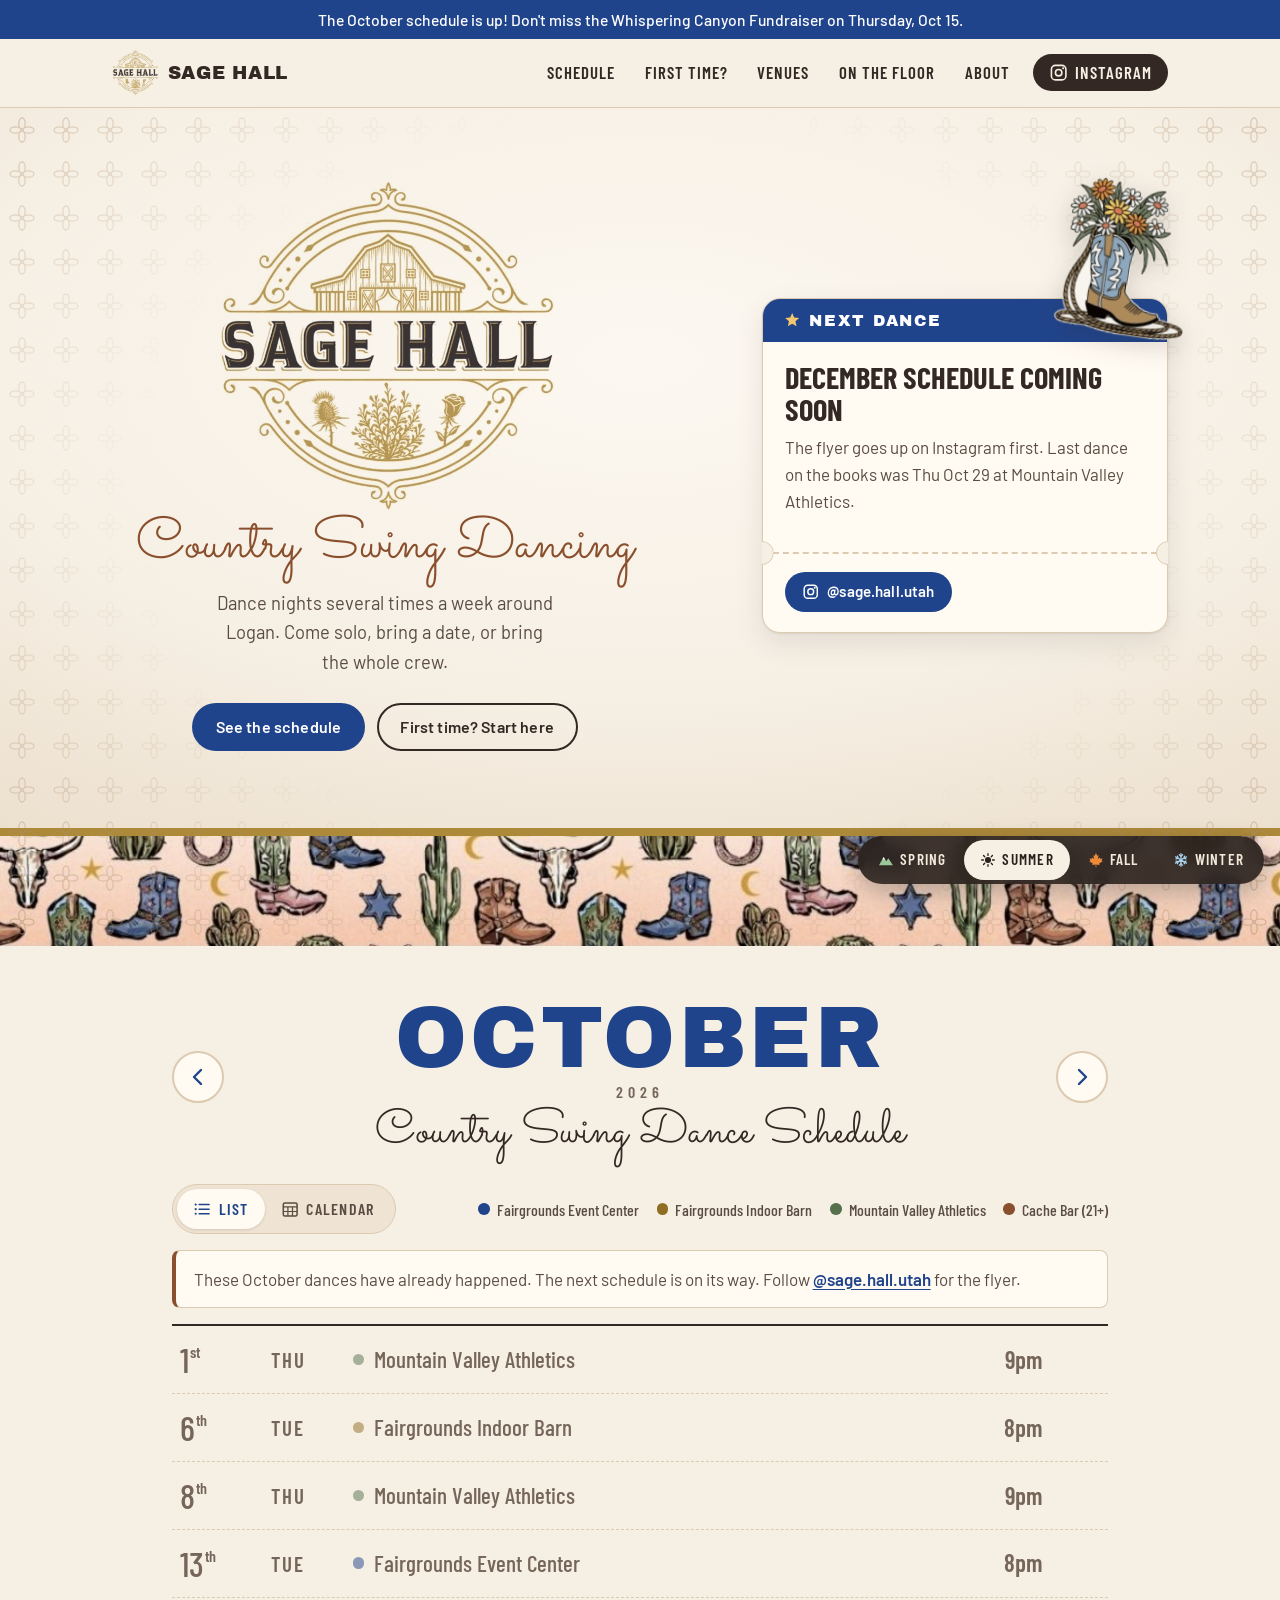
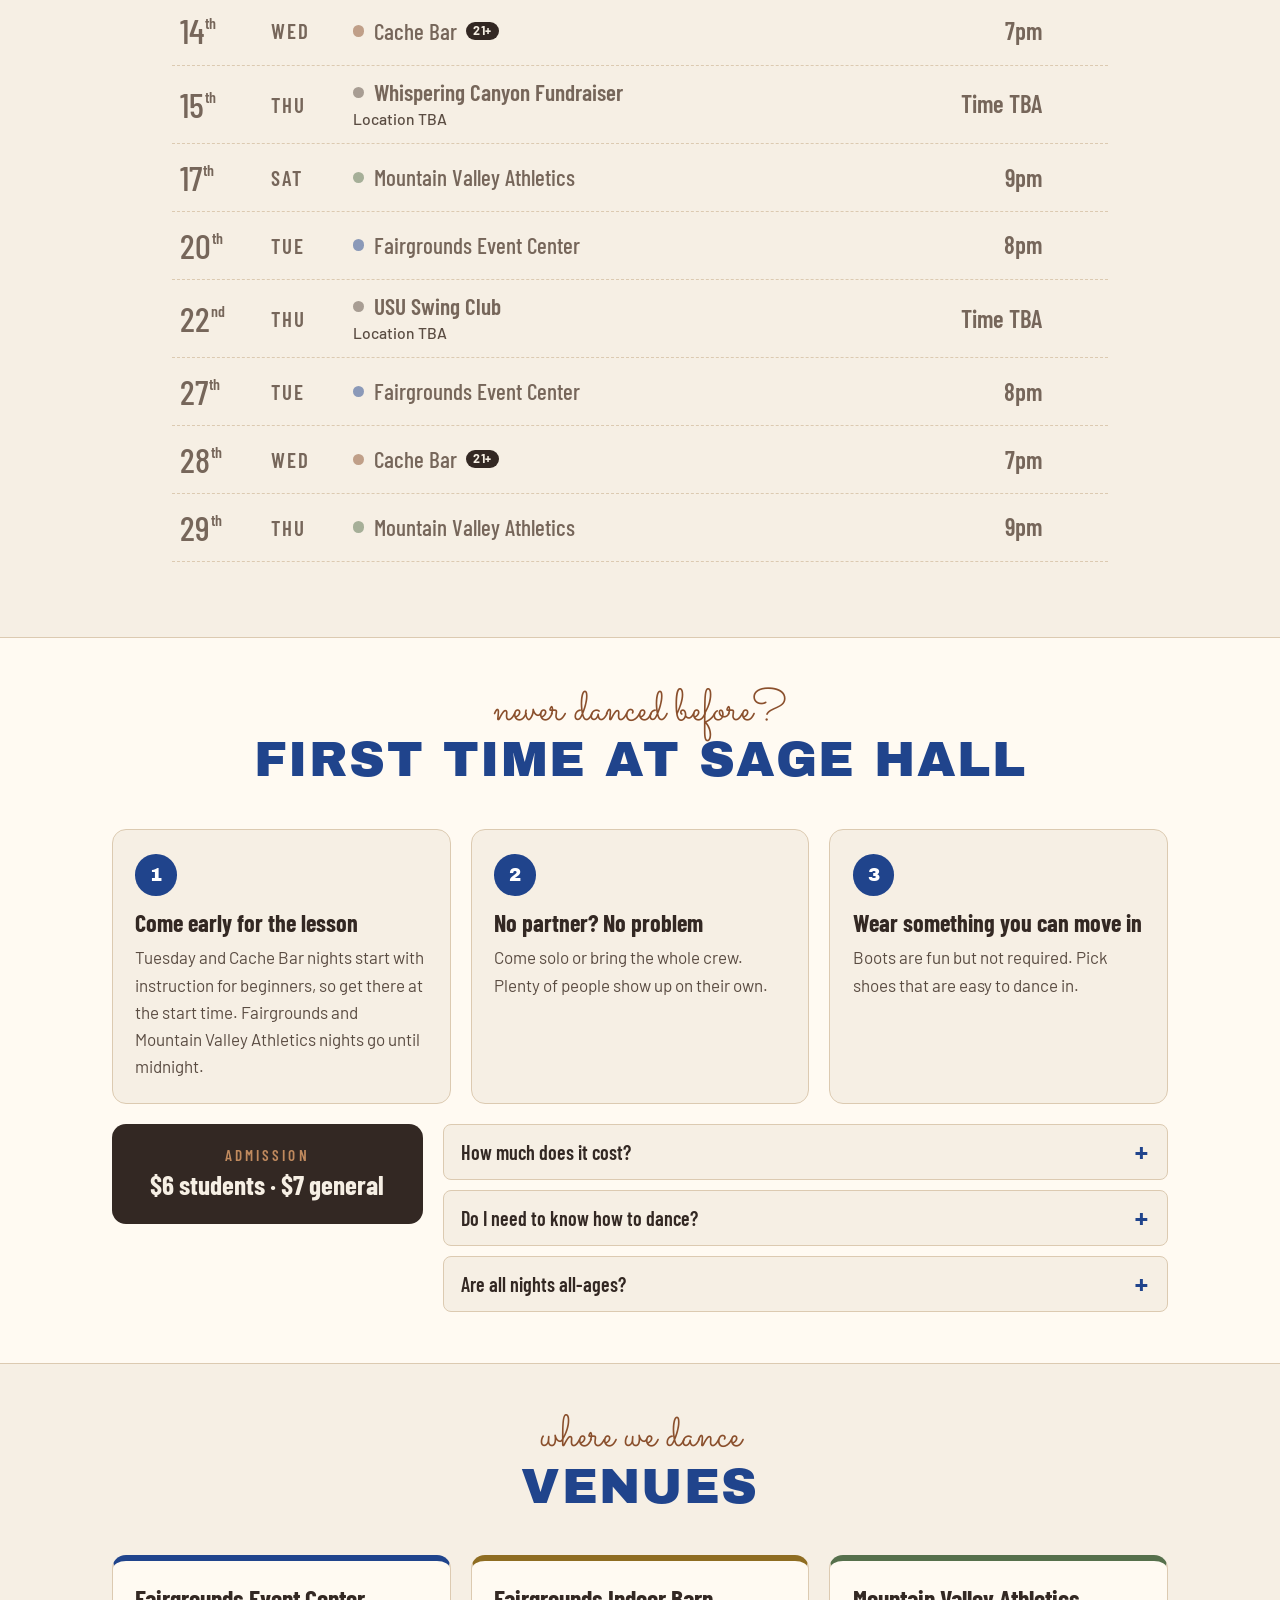
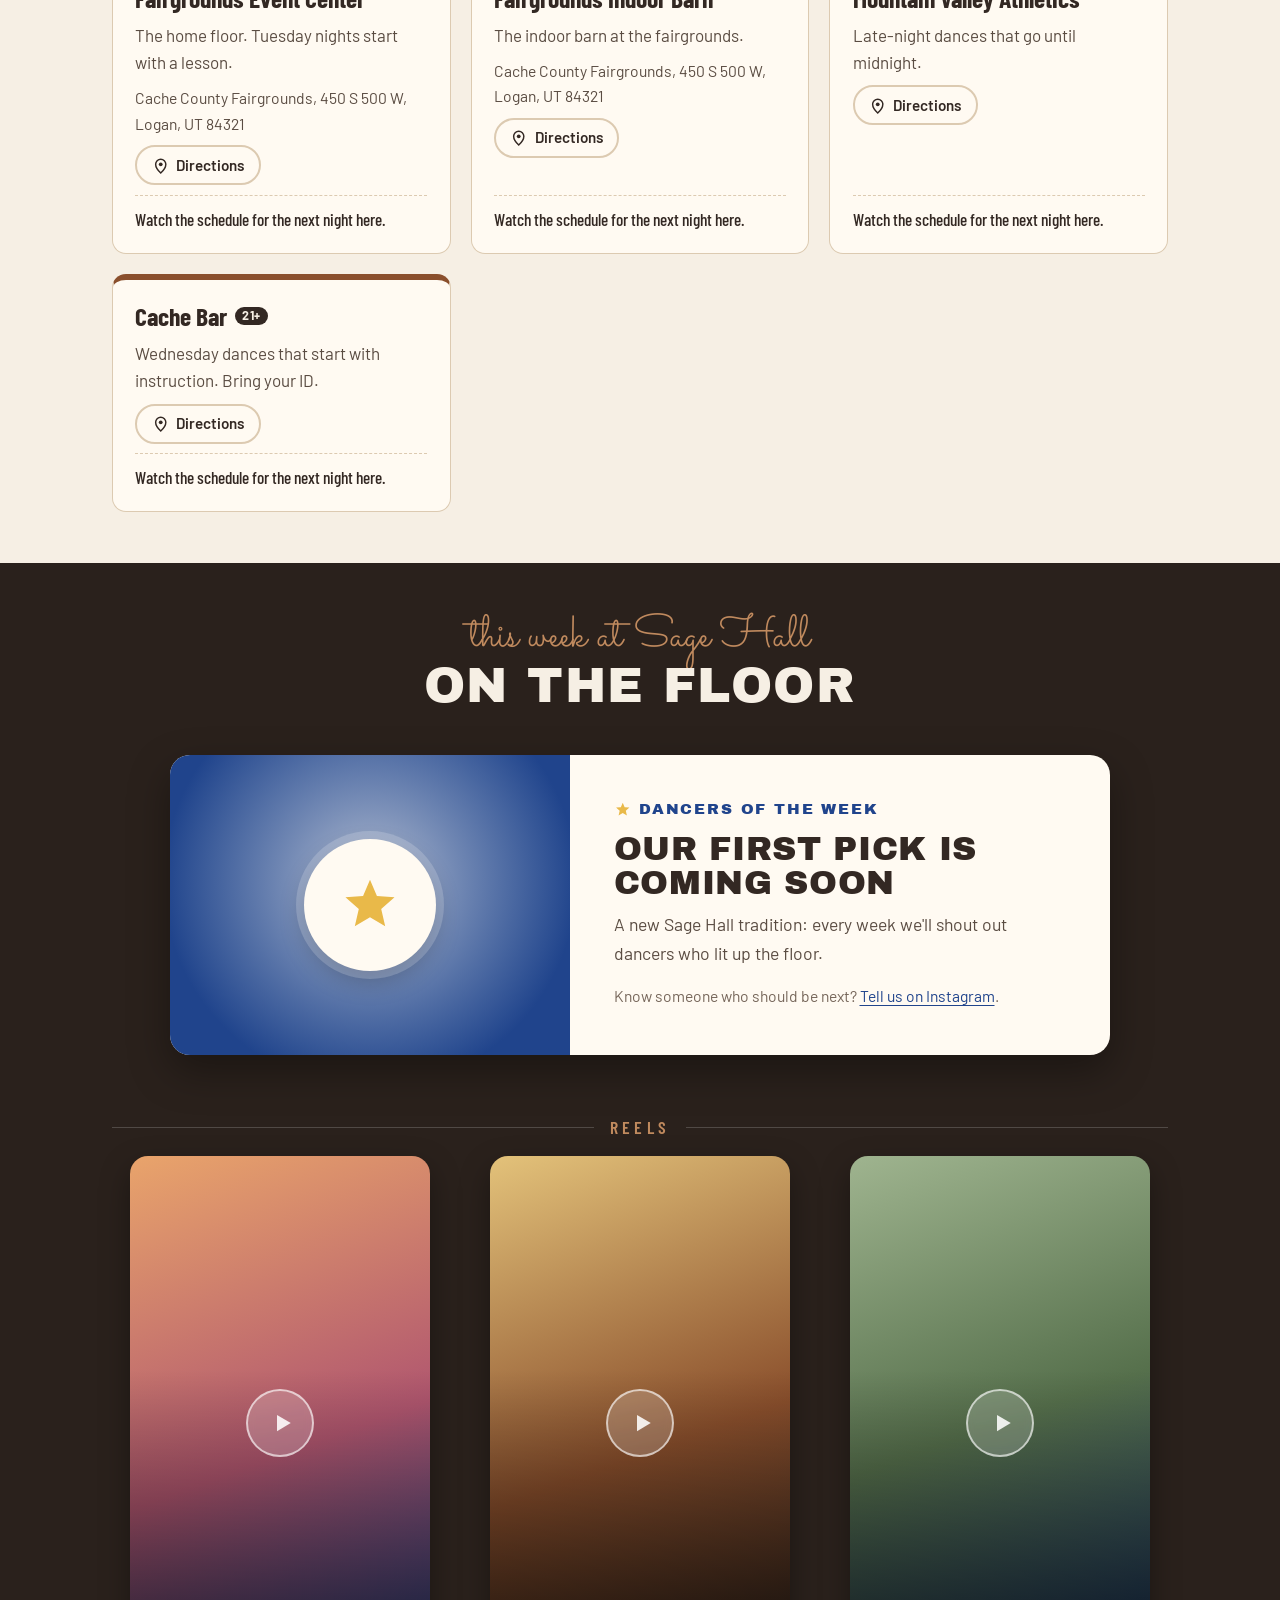
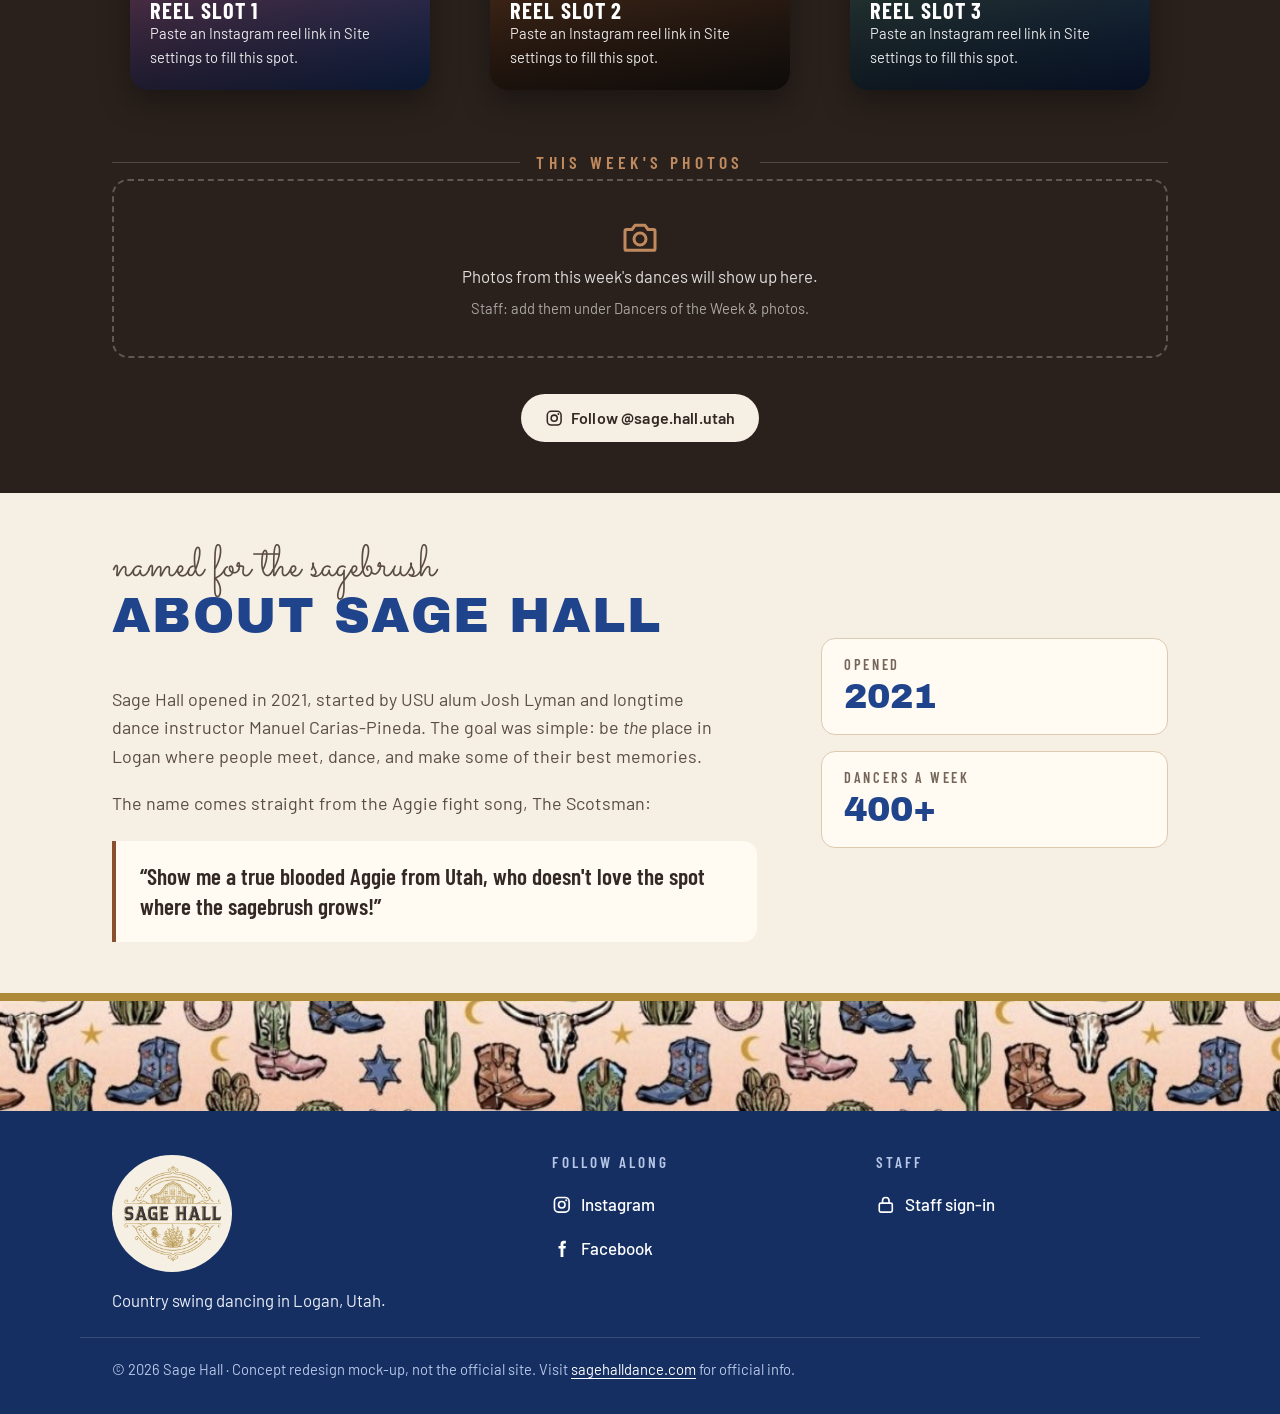
<file: index.html>
<!doctype html>
<html lang="en">
<head>
  <meta charset="utf-8">
  <meta name="viewport" content="width=device-width, initial-scale=1">
  <title>Sage Hall · Country Swing Dancing in Logan, Utah</title>
  <meta name="description" content="Country swing dancing in Cache Valley. See the Sage Hall dance schedule, venues, and what to expect on your first night.">
  <meta property="og:title" content="Sage Hall · Country Swing Dancing">
  <meta property="og:description" content="The Sage Hall dance schedule, venues, and reels from the floor.">
  <meta property="og:type" content="website">
  <meta name="theme-color" content="#20448c">
  <link rel="icon" href="assets/img/favicon.svg" type="image/svg+xml">
  <link rel="preconnect" href="https://fonts.googleapis.com">
  <link rel="preconnect" href="https://fonts.gstatic.com" crossorigin>
  <link href="https://fonts.googleapis.com/css2?family=Archivo+Black&family=Barlow+Condensed:wght@400;500;600;700&family=Barlow:wght@400;500;600&family=Sacramento&display=swap" rel="stylesheet">
  <script>
    /* Apply the theme before first paint so the page never flashes the wrong look.
       Order: ?theme= in the URL, then the visitor's last pick, then the site default
       (cached from data/site.json). main.js takes over once the page loads. */
    (function () {
      var names = { spring: "spring", summer: "summer", fall: "fall", winter: "winter", classic: "summer" };
      var t = names[new URLSearchParams(location.search).get("theme")];
      try { t = t || names[localStorage.getItem("sagehall:theme")] || names[localStorage.getItem("sagehall:default-theme")]; } catch (e) {}
      document.documentElement.setAttribute("data-theme", t || "summer");
    })();
  </script>
  <link rel="stylesheet" href="assets/css/styles.css">
  <link rel="stylesheet" href="assets/css/theme-spring.css">
  <link rel="stylesheet" href="assets/css/theme-fall.css">
  <link rel="stylesheet" href="assets/css/theme-winter.css">
  <script src="assets/js/main.js" defer></script>
</head>
<body>
  <a class="skip-link" href="#main">Skip to content</a>

  <div class="announce" id="announce" hidden>
    <p class="wrap" id="announce-text"></p>
  </div>

  <header class="site-header">
    <div class="wrap header-inner">
      <a class="brand" href="#top" aria-label="Sage Hall home">
        <img class="logo-dark" src="assets/img/sage-hall-logo.png" alt="" width="46" height="46">
        <img class="logo-light" src="assets/img/sage-hall-logo-light.png" alt="" width="46" height="46" loading="lazy">
        <span>Sage Hall</span>
      </a>
      <button class="menu-btn" type="button" aria-expanded="false" aria-controls="site-nav">
        <span class="menu-icon" aria-hidden="true"></span>
        <span class="menu-label">Menu</span>
      </button>
      <nav class="site-nav" id="site-nav" aria-label="Main">
        <a href="#schedule">Schedule</a>
        <a href="#first-time">First time?</a>
        <a href="#venues">Venues</a>
        <a href="#reels">On the floor</a>
        <a href="#about">About</a>
        <a class="nav-cta" data-instagram-link href="https://www.instagram.com/sage.hall.utah/" target="_blank" rel="noopener">
          <svg aria-hidden="true" viewBox="0 0 24 24"><use href="#i-instagram"/></svg>
          <span>Instagram</span>
        </a>
      </nav>
    </div>
  </header>

  <main id="main">
    <!-- ============ HERO ============ -->
    <section class="hero" id="top">
      <div class="wrap hero-grid">
        <div class="hero-copy">
          <h1 class="visually-hidden">Sage Hall</h1>
          <img class="hero-logo logo-dark" src="assets/img/sage-hall-logo.png" alt="Sage Hall" width="340" height="331">
          <img class="hero-logo logo-light" src="assets/img/sage-hall-logo-light.png" alt="Sage Hall" width="340" height="331" loading="lazy">
          <p class="script hero-script">Country Swing Dancing</p>
          <p class="hero-lede">Dance nights several times a week around Logan. Come solo, bring a date, or bring the whole crew.</p>
          <div class="hero-cta">
            <a class="btn btn-primary" href="#schedule">See the schedule</a>
            <a class="btn btn-ghost" href="#first-time">First time? Start here</a>
          </div>
        </div>

        <div class="hero-side">
          <img class="hero-boot" src="assets/img/boot-bouquet.png" alt="" width="271" height="321">
          <img class="hero-sticker sticker-spring" src="assets/img/mountain-badge.svg" alt="" width="160" height="160" loading="lazy">
          <img class="hero-sticker sticker-fall" src="assets/img/pumpkin.svg" alt="" width="160" height="150" loading="lazy">
          <img class="hero-sticker sticker-winter" src="assets/img/pine.svg" alt="" width="160" height="170" loading="lazy">
          <aside class="ticket" id="next-dance" aria-labelledby="next-dance-label" aria-live="polite">
            <p class="ticket-kicker" id="next-dance-label">Next dance</p>
            <div class="ticket-body">
              <p class="ticket-loading">Loading the schedule…</p>
            </div>
          </aside>
        </div>
      </div>
      <div class="band" aria-hidden="true"></div>
    </section>

    <!-- ============ SCHEDULE ============ -->
    <section class="schedule" id="schedule" aria-labelledby="month-name">
      <div class="wrap">
        <div class="sched-head">
          <button class="month-nav" type="button" id="month-prev" aria-label="Previous month">
            <svg aria-hidden="true" viewBox="0 0 24 24"><use href="#i-chev-left"/></svg>
          </button>
          <div class="month-title">
            <h2 id="month-name">Schedule</h2>
            <p class="script">Country Swing Dance Schedule</p>
          </div>
          <button class="month-nav" type="button" id="month-next" aria-label="Next month">
            <svg aria-hidden="true" viewBox="0 0 24 24"><use href="#i-chev-right"/></svg>
          </button>
        </div>

        <div class="sched-tools">
          <div class="view-toggle" role="group" aria-label="Schedule view">
            <button type="button" data-view="list" aria-pressed="true">
              <svg aria-hidden="true" viewBox="0 0 24 24"><use href="#i-list"/></svg> List
            </button>
            <button type="button" data-view="calendar" aria-pressed="false">
              <svg aria-hidden="true" viewBox="0 0 24 24"><use href="#i-grid"/></svg> Calendar
            </button>
          </div>
          <ul class="legend" id="legend" aria-label="Venue colors"></ul>
        </div>

        <p class="notice" id="sched-notice" hidden></p>
        <ol class="sched-list" id="sched-list"></ol>
        <div class="cal" id="sched-cal" hidden></div>
        <noscript><p class="notice">Turn on JavaScript to see the schedule, or check the latest flyer on Instagram.</p></noscript>

        <div class="sched-foot">
          <button class="btn btn-small btn-outline" type="button" id="ics-month" hidden>
            <svg aria-hidden="true" viewBox="0 0 24 24"><use href="#i-cal"/></svg>
            <span>Add this month to my calendar</span>
          </button>
          <div class="subscribe" id="subscribe" hidden>
            <span>Subscribe:</span>
            <a id="sub-google" target="_blank" rel="noopener">Google Calendar</a>
            <a id="sub-ical">Apple / Outlook</a>
          </div>
        </div>
      </div>
    </section>

    <!-- ============ FIRST TIME ============ -->
    <section class="first-time" id="first-time" aria-labelledby="first-time-h">
      <div class="wrap">
        <header class="section-head">
          <p class="script">never danced before?</p>
          <h2 id="first-time-h">First time at Sage Hall</h2>
        </header>
        <ol class="steps" id="first-time-list"></ol>
        <div class="ft-bottom">
          <div class="admission" id="admission" hidden>
            <p class="admission-label">Admission</p>
            <p class="admission-price" id="admission-price"></p>
          </div>
          <div class="faq" id="faq"></div>
        </div>
      </div>
    </section>

    <!-- ============ VENUES ============ -->
    <section class="venues" id="venues" aria-labelledby="venues-h">
      <div class="wrap">
        <header class="section-head">
          <p class="script">where we dance</p>
          <h2 id="venues-h">Venues</h2>
        </header>
        <div class="venue-grid" id="venue-grid"></div>
      </div>
    </section>

    <!-- ============ ON THE FLOOR: dancers of the week, reels, photos ============ -->
    <section class="reels" id="reels" aria-labelledby="reels-h">
      <div class="wrap">
        <header class="section-head">
          <p class="script">this week at Sage Hall</p>
          <h2 id="reels-h">On the floor</h2>
        </header>

        <div class="spotlight-slot" id="spotlight"></div>

        <h3 class="floor-subhead">Reels</h3>
        <div class="reel-grid" id="reel-grid"></div>

        <div class="photos-head">
          <h3 class="floor-subhead" id="photos-h">This week's photos</h3>
          <p class="photos-week" id="photos-week" hidden></p>
        </div>
        <div class="photo-grid" id="photo-grid" role="group" aria-labelledby="photos-h"></div>
        <p class="photos-note" id="photos-note" hidden>
          In a photo and want it taken down? <a data-instagram-link href="https://www.instagram.com/sage.hall.utah/" target="_blank" rel="noopener">Message us on Instagram</a>.
        </p>
        <p class="reels-follow">
          <a class="btn btn-light" data-instagram-link href="https://www.instagram.com/sage.hall.utah/" target="_blank" rel="noopener">
            <svg aria-hidden="true" viewBox="0 0 24 24"><use href="#i-instagram"/></svg>
            <span data-instagram-handle>Follow @sage.hall.utah</span>
          </a>
        </p>
      </div>
    </section>

    <!-- ============ ABOUT ============ -->
    <section class="about" id="about" aria-labelledby="about-h">
      <div class="wrap about-grid">
        <div class="about-copy">
          <header class="section-head section-head-left">
            <p class="script">named for the sagebrush</p>
            <h2 id="about-h">About Sage Hall</h2>
          </header>
          <p>Sage Hall opened in 2021, started by USU alum Josh Lyman and longtime dance instructor Manuel Carias-Pineda. The goal was simple: be <em>the</em> place in Logan where people meet, dance, and make some of their best memories.</p>
          <p>The name comes straight from the Aggie fight song, The Scotsman:</p>
          <blockquote class="pull-quote">
            <p>“Show me a true blooded Aggie from Utah, who doesn't love the spot where the sagebrush grows!”</p>
          </blockquote>
        </div>
        <dl class="stats">
          <div><dt>Opened</dt><dd>2021</dd></div>
          <div><dt>Dancers a week</dt><dd>400+</dd></div>
        </dl>
      </div>
    </section>
  </main>

  <footer class="site-footer">
    <div class="band band-footer" aria-hidden="true"></div>
    <div class="wrap footer-grid">
      <div class="footer-brand">
        <img src="assets/img/sage-hall-logo.png" alt="Sage Hall" width="120" height="117">
        <p>Country swing dancing in Logan, Utah.</p>
      </div>
      <div>
        <h2 class="footer-h">Follow along</h2>
        <ul class="footer-links">
          <li><a data-instagram-link href="https://www.instagram.com/sage.hall.utah/" target="_blank" rel="noopener"><svg aria-hidden="true" viewBox="0 0 24 24"><use href="#i-instagram"/></svg> Instagram</a></li>
          <li><a id="facebook-link" href="https://www.facebook.com/sage.hall.utah/" target="_blank" rel="noopener"><svg aria-hidden="true" viewBox="0 0 24 24"><use href="#i-facebook"/></svg> Facebook</a></li>
        </ul>
      </div>
      <div>
        <h2 class="footer-h">Staff</h2>
        <ul class="footer-links">
          <li><a href="admin/"><svg aria-hidden="true" viewBox="0 0 24 24"><use href="#i-lock"/></svg> Staff sign-in</a></li>
        </ul>
      </div>
    </div>
    <p class="wrap footer-note">© <span id="year">2026</span> Sage Hall · Concept redesign mock-up, not the official site. Visit <a href="https://sagehalldance.com">sagehalldance.com</a> for official info.</p>
  </footer>

  <!-- Photo viewer for "This week's photos" -->
  <dialog class="lightbox" id="lightbox" aria-label="Photo viewer">
    <button class="lb-btn lb-close" type="button" aria-label="Close">
      <svg aria-hidden="true" viewBox="0 0 24 24"><use href="#i-close"/></svg>
    </button>
    <button class="lb-btn lb-prev" type="button" aria-label="Previous photo">
      <svg aria-hidden="true" viewBox="0 0 24 24"><use href="#i-chev-left"/></svg>
    </button>
    <figure class="lb-figure">
      <img id="lb-img" alt="">
      <figcaption id="lb-cap"></figcaption>
    </figure>
    <button class="lb-btn lb-next" type="button" aria-label="Next photo">
      <svg aria-hidden="true" viewBox="0 0 24 24"><use href="#i-chev-right"/></svg>
    </button>
  </dialog>

  <!-- Season switch (shown when Site settings → "Show theme switcher" is on) -->
  <div class="theme-switch" id="theme-switch" role="group" aria-label="Site theme" hidden>
    <button type="button" data-theme-choice="spring" aria-pressed="false" aria-label="Spring">
      <svg aria-hidden="true" viewBox="0 0 24 24"><use href="#i-mountain"/></svg><span class="ts-label">Spring</span>
    </button>
    <button type="button" data-theme-choice="summer" aria-pressed="true" aria-label="Summer">
      <svg aria-hidden="true" viewBox="0 0 24 24"><use href="#i-sun"/></svg><span class="ts-label">Summer</span>
    </button>
    <button type="button" data-theme-choice="fall" aria-pressed="false" aria-label="Fall">
      <svg aria-hidden="true" viewBox="0 0 100 100"><use href="#i-leaf-maple"/></svg><span class="ts-label">Fall</span>
    </button>
    <button type="button" data-theme-choice="winter" aria-pressed="false" aria-label="Winter">
      <svg aria-hidden="true" viewBox="0 0 24 24"><use href="#i-snowflake"/></svg><span class="ts-label">Winter</span>
    </button>
  </div>

  <!-- Icon sprite -->
  <svg width="0" height="0" style="position:absolute;width:0;height:0;overflow:hidden" aria-hidden="true">
    <symbol id="i-instagram" viewBox="0 0 24 24"><rect x="3" y="3" width="18" height="18" rx="5" fill="none" stroke="currentColor" stroke-width="2"/><circle cx="12" cy="12" r="4" fill="none" stroke="currentColor" stroke-width="2"/><circle cx="17.5" cy="6.5" r="1.3" fill="currentColor"/></symbol>
    <symbol id="i-facebook" viewBox="0 0 24 24"><path d="M14 8.5V6.8c0-.8.5-1.3 1.3-1.3H17V2.3h-2.6C11.6 2.3 10.5 4 10.5 6.6v1.9H8v3.2h2.5V22H14V11.7h2.6l.4-3.2z" fill="currentColor"/></symbol>
    <symbol id="i-chev-left" viewBox="0 0 24 24"><path d="M15 5l-7 7 7 7" fill="none" stroke="currentColor" stroke-width="2.4" stroke-linecap="round" stroke-linejoin="round"/></symbol>
    <symbol id="i-chev-right" viewBox="0 0 24 24"><path d="M9 5l7 7-7 7" fill="none" stroke="currentColor" stroke-width="2.4" stroke-linecap="round" stroke-linejoin="round"/></symbol>
    <symbol id="i-list" viewBox="0 0 24 24"><path d="M8 6h13M8 12h13M8 18h13" stroke="currentColor" stroke-width="2" stroke-linecap="round"/><circle cx="3.5" cy="6" r="1.4" fill="currentColor"/><circle cx="3.5" cy="12" r="1.4" fill="currentColor"/><circle cx="3.5" cy="18" r="1.4" fill="currentColor"/></symbol>
    <symbol id="i-grid" viewBox="0 0 24 24"><rect x="3" y="4" width="18" height="17" rx="2" fill="none" stroke="currentColor" stroke-width="2"/><path d="M3 9h18M9 9v12M15 9v12M3 15h18" stroke="currentColor" stroke-width="1.6"/></symbol>
    <symbol id="i-cal" viewBox="0 0 24 24"><rect x="3" y="5" width="18" height="16" rx="2" fill="none" stroke="currentColor" stroke-width="2"/><path d="M3 10h18M8 3v4M16 3v4" stroke="currentColor" stroke-width="2" stroke-linecap="round"/><path d="M12 13v5M9.5 15.5h5" stroke="currentColor" stroke-width="2" stroke-linecap="round"/></symbol>
    <symbol id="i-pin" viewBox="0 0 24 24"><path d="M12 22s7-6.2 7-12a7 7 0 10-14 0c0 5.8 7 12 7 12z" fill="none" stroke="currentColor" stroke-width="2"/><circle cx="12" cy="10" r="2.6" fill="currentColor"/></symbol>
    <symbol id="i-lock" viewBox="0 0 24 24"><rect x="4" y="10" width="16" height="11" rx="2" fill="none" stroke="currentColor" stroke-width="2"/><path d="M8 10V7a4 4 0 018 0v3" fill="none" stroke="currentColor" stroke-width="2"/></symbol>
    <symbol id="i-play" viewBox="0 0 24 24"><path d="M8 5.5v13l11-6.5z" fill="currentColor"/></symbol>
    <symbol id="i-leaf-maple" viewBox="0 0 100 100"><path d="M50 6 L58 24 L66 20 L62 44 L74 34 L77 42 L90 40 L85 54 L92 58 L70 72 L73 82 L52 78 L52 96 L48 96 L48 78 L27 82 L30 72 L8 58 L15 54 L10 40 L23 42 L26 34 L38 44 L34 20 L42 24 Z" fill="currentColor"/></symbol>
    <symbol id="i-leaf-oval" viewBox="0 0 100 100"><path d="M50 4 C78 26 80 66 50 96 C20 66 22 26 50 4 Z" fill="currentColor"/><path d="M50 12 L50 90" stroke="rgb(0 0 0 / 0.25)" stroke-width="3"/></symbol>
    <symbol id="i-sun" viewBox="0 0 24 24"><circle cx="12" cy="12" r="4.6" fill="currentColor"/><g stroke="currentColor" stroke-width="2" stroke-linecap="round"><path d="M12 2.5v2.6M12 18.9v2.6M2.5 12h2.6M18.9 12h2.6M5.3 5.3l1.8 1.8M16.9 16.9l1.8 1.8M5.3 18.7l1.8-1.8M16.9 7.1l1.8-1.8"/></g></symbol>
    <symbol id="i-snowflake" viewBox="0 0 24 24"><g fill="none" stroke="currentColor" stroke-width="1.9" stroke-linecap="round"><path d="M12 2.5v19M3.8 7.25l16.4 9.5M3.8 16.75l16.4-9.5"/><path d="M9.5 4.2 12 6.5l2.5-2.3M9.5 19.8 12 17.5l2.5 2.3M4.4 10.4l3.3-.9-1-3.2M19.6 13.6l-3.3.9 1 3.2M4.4 13.6l3.3.9-1 3.2M19.6 10.4l-3.3-.9 1-3.2"/></g></symbol>
    <symbol id="i-mountain" viewBox="0 0 24 24"><path d="M1.5 20 L8.5 7.5 L12.5 14 L15.5 9.5 L22.5 20 Z" fill="currentColor"/><path d="M8.5 7.5 L10.7 11.4 L9.4 10.7 L8.4 11.7 L7.4 10.8 L6.5 11.2 Z" fill="#fff" opacity="0.9"/></symbol>
    <symbol id="i-close" viewBox="0 0 24 24"><path d="M6 6l12 12M18 6L6 18" stroke="currentColor" stroke-width="2.4" stroke-linecap="round"/></symbol>
    <symbol id="i-camera" viewBox="0 0 24 24"><path d="M4 7.5h3.2L9 5h6l1.8 2.5H20a1 1 0 011 1V19a1 1 0 01-1 1H4a1 1 0 01-1-1V8.5a1 1 0 011-1z" fill="none" stroke="currentColor" stroke-width="1.8" stroke-linejoin="round"/><circle cx="12" cy="13.2" r="3.6" fill="none" stroke="currentColor" stroke-width="1.8"/></symbol>
    <symbol id="i-star" viewBox="0 0 24 24"><path d="M12 2.5l2.6 6.1 6.6.5-5 4.4 1.5 6.5L12 16.6 6.3 20l1.5-6.5-5-4.4 6.6-.5z" fill="currentColor"/></symbol>
  </svg>
</body>
</html>
</file>
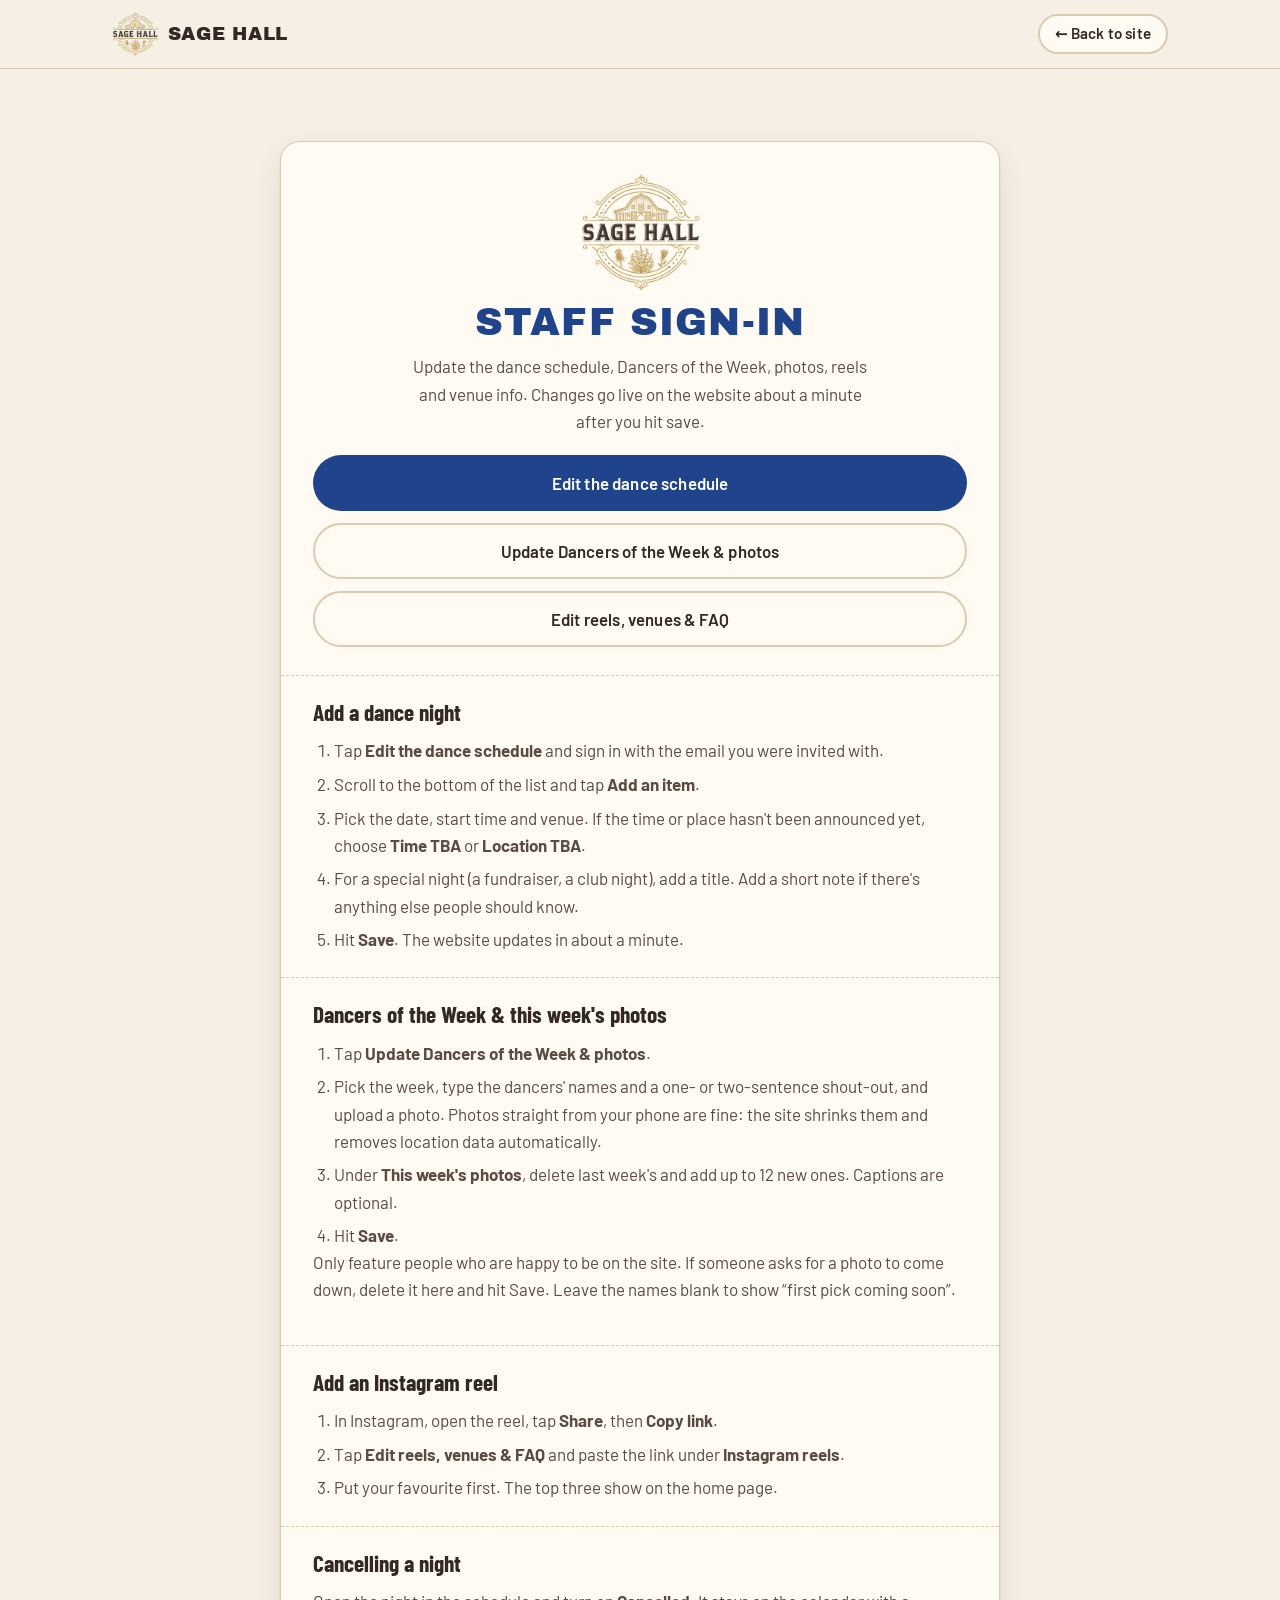
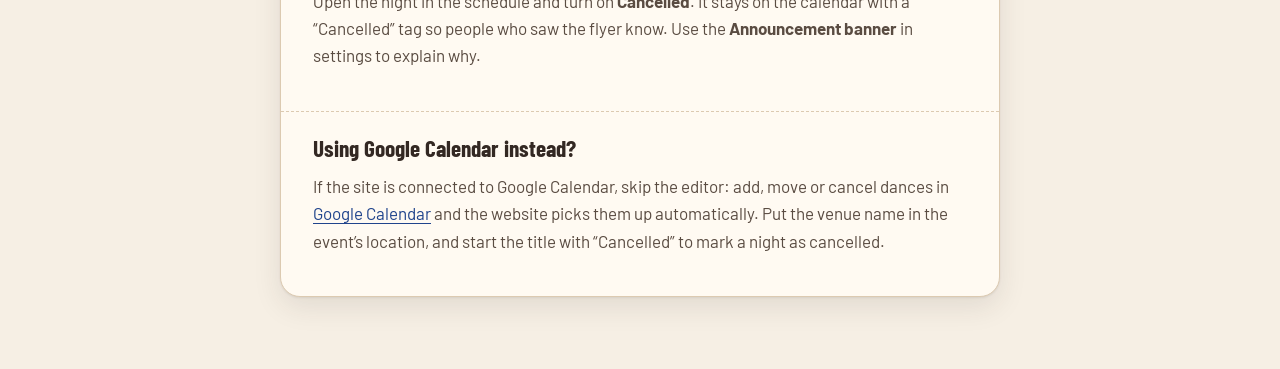
<file: admin/index.html>
<!doctype html>
<html lang="en">
<head>
  <meta charset="utf-8">
  <meta name="viewport" content="width=device-width, initial-scale=1">
  <title>Staff Sign-in · Sage Hall</title>
  <meta name="robots" content="noindex">
  <link rel="icon" href="../assets/img/favicon.svg" type="image/svg+xml">
  <link rel="preconnect" href="https://fonts.googleapis.com">
  <link rel="preconnect" href="https://fonts.gstatic.com" crossorigin>
  <link href="https://fonts.googleapis.com/css2?family=Archivo+Black&family=Barlow+Condensed:wght@400;500;600;700&family=Barlow:wght@400;500;600&family=Sacramento&display=swap" rel="stylesheet">
  <link rel="stylesheet" href="../assets/css/styles.css">
</head>
<body class="admin-page">
  <!--
    The editor links below point at Pages CMS for this repository.
    If the repo moves (e.g. transferred to Sage Hall's own GitHub account)
    or the site publishes from a different branch, update OWNER/REPO/BRANCH
    in these URLs:  https://app.pagescms.org/OWNER/REPO/BRANCH/file/events
  -->
  <header class="site-header">
    <div class="wrap header-inner">
      <a class="brand" href="../">
        <img src="../assets/img/sage-hall-logo.png" alt="" width="46" height="46">
        <span>Sage Hall</span>
      </a>
      <a class="btn btn-small btn-outline" href="../">← Back to site</a>
    </div>
  </header>

  <main class="admin-main">
    <div class="wrap">
      <div class="admin-card">
        <header>
          <img src="../assets/img/sage-hall-logo.png" alt="" width="120" height="117">
          <h1>Staff sign-in</h1>
          <p>Update the dance schedule, Dancers of the Week, photos, reels and venue info. Changes go live on the website about a minute after you hit save.</p>
        </header>

        <div class="admin-actions">
          <a class="btn btn-primary" href="https://app.pagescms.org/alejandro-usu/sagehall/main/file/events">Edit the dance schedule</a>
          <a class="btn btn-outline" href="https://app.pagescms.org/alejandro-usu/sagehall/main/file/weekly">Update Dancers of the Week &amp; photos</a>
          <a class="btn btn-outline" href="https://app.pagescms.org/alejandro-usu/sagehall/main/file/settings">Edit reels, venues &amp; FAQ</a>
        </div>

        <section class="admin-section">
          <h2>Add a dance night</h2>
          <ol>
            <li>Tap <b>Edit the dance schedule</b> and sign in with the email you were invited with.</li>
            <li>Scroll to the bottom of the list and tap <b>Add an item</b>.</li>
            <li>Pick the date, start time and venue. If the time or place hasn't been announced yet, choose <b>Time TBA</b> or <b>Location TBA</b>.</li>
            <li>For a special night (a fundraiser, a club night), add a title. Add a short note if there's anything else people should know.</li>
            <li>Hit <b>Save</b>. The website updates in about a minute.</li>
          </ol>
        </section>

        <section class="admin-section">
          <h2>Dancers of the Week &amp; this week's photos</h2>
          <ol>
            <li>Tap <b>Update Dancers of the Week &amp; photos</b>.</li>
            <li>Pick the week, type the dancers' names and a one- or two-sentence shout-out, and upload a photo. Photos straight from your phone are fine: the site shrinks them and removes location data automatically.</li>
            <li>Under <b>This week's photos</b>, delete last week's and add up to 12 new ones. Captions are optional.</li>
            <li>Hit <b>Save</b>.</li>
          </ol>
          <p>Only feature people who are happy to be on the site. If someone asks for a photo to come down, delete it here and hit Save. Leave the names blank to show “first pick coming soon”.</p>
        </section>

        <section class="admin-section">
          <h2>Add an Instagram reel</h2>
          <ol>
            <li>In Instagram, open the reel, tap <b>Share</b>, then <b>Copy link</b>.</li>
            <li>Tap <b>Edit reels, venues &amp; FAQ</b> and paste the link under <b>Instagram reels</b>.</li>
            <li>Put your favourite first. The top three show on the home page.</li>
          </ol>
        </section>

        <section class="admin-section">
          <h2>Cancelling a night</h2>
          <p>Open the night in the schedule and turn on <b>Cancelled</b>. It stays on the calendar with a “Cancelled” tag so people who saw the flyer know. Use the <b>Announcement banner</b> in settings to explain why.</p>
        </section>

        <section class="admin-section">
          <h2>Using Google Calendar instead?</h2>
          <p>If the site is connected to Google Calendar, skip the editor: add, move or cancel dances in <a href="https://calendar.google.com/">Google Calendar</a> and the website picks them up automatically. Put the venue name in the event’s location, and start the title with “Cancelled” to mark a night as cancelled.</p>
        </section>
      </div>
    </div>
  </main>
</body>
</html>
</file>
<file: assets/css/styles.css>
/* ==========================================================================
   Sage Hall — site styles
   Palette pulled from the monthly flyer: cream paper, denim blue,
   copper linework, charcoal ink, and the peach western band.
   ========================================================================== */

:root {
  color-scheme: light;

  --paper: #f6efe4;
  --paper-2: #efe4d3;
  --paper-3: #e4d3bb;
  --card: #fffaf2;
  --ink: #332823;
  --ink-soft: #5a4c42;
  --muted: #76665a;
  --line: #dccab1;

  --denim: #20448c;
  --denim-dark: #152f63;
  --copper: #8a4f2c;
  --copper-light: #c08a5e;
  --sage: #56704c;
  --rose: #a94d68;
  --gold: #8f6d22;
  --band-gold: #ad893a;
  --peach: #f5dbca;
  --night: #2a211c;

  /* UI accent (buttons, headings, links). Separate from the venue colours so
     themes can change it without recolouring a venue. */
  --primary: var(--denim);
  --primary-dark: var(--denim-dark);
  /* Secondary accent (script headings, start times). Also separate from the venue colours. */
  --accent: var(--copper);
  --accent-light: var(--copper-light);

  --radius: 14px;
  --radius-sm: 8px;
  --shadow: 0 1px 2px rgb(51 40 35 / 0.08), 0 10px 28px rgb(51 40 35 / 0.1);

  --font-display: "Archivo Black", "Arial Black", Impact, sans-serif;
  --font-script: "Sacramento", "Brush Script MT", cursive;
  --font-cond: "Barlow Condensed", "Arial Narrow", sans-serif;
  --font-body: "Barlow", system-ui, -apple-system, "Segoe UI", sans-serif;

  --wrap: 1120px;
  --gutter: clamp(16px, 4vw, 32px);
  --header-h: 68px;
  --section-pad: clamp(32px, 4vw, 52px); /* vertical padding for content sections */
}

/* ---------- base ---------- */
*, *::before, *::after { box-sizing: border-box; }
[hidden] { display: none !important; }
/* --header-offset is the sticky header's measured height (set in main.js), so
   nav links land each section right under the header. */
html { scroll-behavior: smooth; scroll-padding-top: var(--header-offset, var(--header-h)); -webkit-text-size-adjust: 100%; }
@media (prefers-reduced-motion: reduce) { html { scroll-behavior: auto; } }

body {
  margin: 0;
  background: var(--paper);
  color: var(--ink);
  font: 400 1.0625rem/1.6 var(--font-body);
  overflow-x: hidden;
}
img { max-width: 100%; height: auto; display: block; }
a { color: var(--primary); text-underline-offset: 0.18em; }
a:hover { color: var(--primary-dark); }
button { font: inherit; color: inherit; }
h1, h2, h3 { line-height: 1.1; margin: 0; }
p { margin: 0 0 1em; }
:focus-visible { outline: 3px solid var(--primary); outline-offset: 3px; border-radius: 4px; }
svg { width: 1.15em; height: 1.15em; flex: none; }

.wrap { width: 100%; max-width: var(--wrap); margin-inline: auto; padding-inline: var(--gutter); }
.visually-hidden {
  position: absolute !important; width: 1px; height: 1px; padding: 0; margin: -1px;
  overflow: hidden; clip: rect(0 0 0 0); white-space: nowrap; border: 0;
}
.skip-link {
  position: absolute; left: 12px; top: -60px; z-index: 100;
  background: var(--primary); color: #fff; padding: 10px 16px; border-radius: var(--radius-sm);
}
.skip-link:focus { top: 12px; color: #fff; }

.script { font-family: var(--font-script); font-weight: 400; color: var(--accent); line-height: 1; }

/* ---------- buttons ---------- */
.btn {
  display: inline-flex; align-items: center; justify-content: center; gap: 0.5em;
  min-height: 48px; padding: 0.7em 1.35em; border-radius: 999px;
  font: 600 1rem/1 var(--font-body); letter-spacing: 0.01em; text-decoration: none;
  border: 2px solid transparent; cursor: pointer;
  transition: background-color 0.15s, color 0.15s, border-color 0.15s, transform 0.15s;
}
.btn:active { transform: translateY(1px); }
.btn-primary { background: var(--primary); color: #fff; }
.btn-primary:hover { background: var(--primary-dark); color: #fff; }
.btn-ghost { border-color: var(--ink); color: var(--ink); background: transparent; }
.btn-ghost:hover { background: var(--ink); color: var(--paper); }
.btn-outline { border-color: var(--line); background: var(--card); color: var(--ink); }
.btn-outline:hover { border-color: var(--primary); color: var(--primary); }
.btn-light { background: var(--paper); color: var(--ink); }
.btn-light:hover { background: #fff; color: var(--ink); }
.btn-small { min-height: 40px; padding: 0.55em 1em; font-size: 0.95rem; }

/* ---------- announcement ---------- */
.announce { background: var(--primary); color: #fff; font: 500 0.98rem/1.35 var(--font-body); }
.announce p { margin: 0 auto; padding-block: 0.55rem; text-align: center; }
.announce a { color: #fff; font-weight: 600; }

/* ---------- header ---------- */
.site-header {
  position: sticky; top: 0; z-index: 50;
  background: rgb(246 239 228 / 0.92);
  -webkit-backdrop-filter: saturate(1.4) blur(10px);
  backdrop-filter: saturate(1.4) blur(10px);
  border-bottom: 1px solid var(--line);
}
.header-inner { display: flex; align-items: center; justify-content: space-between; gap: 1rem; min-height: var(--header-h); }
.brand { display: flex; align-items: center; gap: 0.6rem; text-decoration: none; color: var(--ink); }
.brand img { width: 46px; height: 46px; object-fit: contain; }
.brand span { font: 1.15rem/1 var(--font-display); letter-spacing: 0.04em; text-transform: uppercase; }

.site-nav { display: flex; align-items: center; gap: 0.25rem; }
.site-nav a {
  display: inline-flex; align-items: center; gap: 0.4em;
  padding: 0.55rem 0.8rem; border-radius: 999px;
  font: 600 1.05rem/1 var(--font-cond); letter-spacing: 0.06em; text-transform: uppercase;
  color: var(--ink); text-decoration: none;
}
.site-nav a:hover { background: var(--paper-2); color: var(--primary); }
.site-nav .nav-cta { background: var(--ink); color: var(--paper); margin-left: 0.4rem; padding-inline: 1rem; }
.site-nav .nav-cta:hover { background: var(--primary); color: #fff; }

.menu-btn {
  display: none; align-items: center; gap: 0.55rem;
  min-height: 44px; padding: 0 0.9rem; border-radius: 999px;
  background: transparent; border: 2px solid var(--ink); cursor: pointer;
  font: 600 1rem/1 var(--font-cond); letter-spacing: 0.08em; text-transform: uppercase;
}
.menu-icon, .menu-icon::before, .menu-icon::after {
  display: block; width: 18px; height: 2px; background: currentColor; border-radius: 2px; position: relative;
  transition: transform 0.2s;
}
.menu-icon::before, .menu-icon::after { content: ""; position: absolute; left: 0; }
.menu-icon::before { top: -6px; }
.menu-icon::after { top: 6px; }
.menu-btn[aria-expanded="true"] .menu-icon { background: transparent; }
.menu-btn[aria-expanded="true"] .menu-icon::before { transform: translateY(6px) rotate(45deg); }
.menu-btn[aria-expanded="true"] .menu-icon::after { transform: translateY(-6px) rotate(-45deg); }

@media (max-width: 880px) {
  .menu-btn { display: inline-flex; }
  .site-nav {
    position: absolute; left: 0; right: 0; top: 100%;
    flex-direction: column; align-items: stretch; gap: 0;
    padding: 0.5rem var(--gutter) 1rem;
    background: var(--paper); border-bottom: 1px solid var(--line);
    box-shadow: 0 18px 30px rgb(51 40 35 / 0.12);
    display: none;
  }
  .site-nav.is-open { display: flex; }
  .site-nav a { padding: 0.95rem 0.5rem; border-radius: 0; border-bottom: 1px dashed var(--line); font-size: 1.2rem; }
  .site-nav .nav-cta { margin: 0.75rem 0 0; justify-content: center; border-radius: 999px; border-bottom: 0; }
}

/* ---------- western pattern band (tile taken from the flyer) ---------- */
.band {
  height: 118px;
  border-top: 8px solid var(--band-gold);
  background: var(--peach) url("../img/pattern-band.jpg") repeat-x 0 0 / auto 100%;
}
@media (max-width: 640px) { .band { height: 84px; border-top-width: 6px; } }

/* ---------- hero ---------- */
.hero {
  position: relative;
  background:
    radial-gradient(120% 90% at 50% 30%, #fcf8f1 0%, var(--paper) 45%, var(--paper-3) 100%);
  overflow: hidden;
}
.hero::before {
  /* the flyer's quatrefoil corner pattern */
  content: ""; position: absolute; inset: 0; pointer-events: none; opacity: 0.55;
  background-image: url("data:image/svg+xml,%3Csvg xmlns='http://www.w3.org/2000/svg' width='44' height='44' viewBox='0 0 44 44'%3E%3Cg fill='none' stroke='%23b08f6c' stroke-width='1.3'%3E%3Cellipse cx='22' cy='15.5' rx='3.2' ry='5.5'/%3E%3Cellipse cx='22' cy='28.5' rx='3.2' ry='5.5'/%3E%3Cellipse cx='15.5' cy='22' rx='5.5' ry='3.2'/%3E%3Cellipse cx='28.5' cy='22' rx='5.5' ry='3.2'/%3E%3C/g%3E%3C/svg%3E");
  -webkit-mask-image: radial-gradient(70% 80% at 50% 45%, transparent 55%, #000 100%);
  mask-image: radial-gradient(70% 80% at 50% 45%, transparent 55%, #000 100%);
}
.hero-grid {
  position: relative;
  display: grid; grid-template-columns: 1.1fr 0.9fr; align-items: center; gap: clamp(24px, 5vw, 64px);
  padding-block: clamp(32px, 6vw, 72px) clamp(40px, 6vw, 80px);
}
.hero-copy { text-align: center; display: flex; flex-direction: column; align-items: center; }
.hero-logo { width: min(340px, 78vw); margin-bottom: 0.25rem; }
.hero-script { font-size: clamp(2.6rem, 5vw, 3.6rem); margin: 0.1rem 0 0.9rem; }
.hero-lede { max-width: 34ch; font-size: 1.15rem; color: var(--ink-soft); }
.hero-cta { display: flex; flex-wrap: wrap; gap: 0.75rem; justify-content: center; margin-top: 0.5rem; }

.hero-side { position: relative; padding: 0 0 0 clamp(0px, 4vw, 40px); }
.hero-boot {
  /* sits on the ticket's top-right corner like a sticker */
  position: absolute; z-index: 2; width: 132px;
  right: -26px; top: -118px;
  transform: rotate(8deg);
  filter: drop-shadow(0 8px 12px rgb(51 40 35 / 0.18));
  pointer-events: none;
}

/* ticket */
.ticket {
  position: relative; z-index: 1;
  background: var(--card); border-radius: 18px; box-shadow: var(--shadow);
  border: 1px solid var(--line);
  max-width: 440px; margin-left: auto;
}
.ticket-kicker {
  display: flex; align-items: center; gap: 0.5rem; margin: 0;
  padding: 0.75rem 1.25rem; border-radius: 17px 17px 0 0;
  background: var(--primary); color: #fff;
  font: 1rem/1 var(--font-display); letter-spacing: 0.12em; text-transform: uppercase;
}
.ticket-kicker svg { color: #f2c76e; }
.ticket-body { padding: 1.25rem 1.4rem 0.5rem; }
.ticket-loading { color: var(--muted); }
.ticket-when { display: flex; align-items: flex-end; justify-content: space-between; gap: 1rem; margin-bottom: 0.6rem; }
.ticket-date { font-family: var(--font-cond); line-height: 0.9; margin: 0; }
.ticket-date .dow { display: block; font-weight: 600; font-size: 1.15rem; letter-spacing: 0.14em; color: var(--primary); }
.ticket-date .md { display: block; font-weight: 700; font-size: clamp(2.6rem, 5vw, 3.3rem); text-transform: uppercase; }
.ticket-time { margin: 0; font: 700 clamp(1.8rem, 3.4vw, 2.2rem)/1 var(--font-cond); color: var(--accent); white-space: nowrap; }
.ticket-venue { display: flex; flex-wrap: wrap; align-items: center; gap: 0.5rem; margin: 0 0 0.35rem; font: 600 1.35rem/1.2 var(--font-cond); }
.ticket-title { margin: 0 0 0.3rem; font: 700 1.05rem/1.3 var(--font-body); color: var(--rose); }
.ticket-note { margin: 0 0 0.5rem; color: var(--ink-soft); font-size: 1rem; }
.ticket-stub {
  position: relative; display: flex; flex-wrap: wrap; gap: 0.6rem;
  padding: 1.1rem 1.4rem 1.25rem; margin-top: 0.75rem;
  border-top: 2px dashed var(--line);
}
.ticket-stub::before, .ticket-stub::after {
  content: ""; position: absolute; top: -13px; width: 24px; height: 24px; border-radius: 50%;
  background: var(--paper); border: 1px solid var(--line);
}
.ticket-stub::before { left: -13px; clip-path: inset(0 0 0 50%); }
.ticket-stub::after { right: -13px; clip-path: inset(0 50% 0 0); }
.ticket-more { padding: 0 1.4rem 1.25rem; margin: 0; }
.ticket-more h3 { font: 600 0.85rem/1 var(--font-cond); letter-spacing: 0.14em; text-transform: uppercase; color: var(--muted); margin-bottom: 0.5rem; }
.ticket-more ul { list-style: none; margin: 0; padding: 0; display: grid; gap: 0.3rem; }
.ticket-more li { display: flex; align-items: center; gap: 0.5rem; font: 500 1.08rem/1.3 var(--font-cond); }
.ticket-more li .when { min-width: 6.6rem; font-weight: 600; }
.ticket-more li .t { margin-left: auto; color: var(--accent); font-weight: 600; }
.ticket-empty h3 { font: 700 1.9rem/1.05 var(--font-cond); text-transform: uppercase; margin-bottom: 0.5rem; }
.ticket-empty p { color: var(--ink-soft); }

@media (max-width: 880px) {
  .hero-grid { grid-template-columns: 1fr; }
  .hero-side { padding: 72px 0 0; max-width: 460px; width: 100%; margin-inline: auto; }
  .ticket { margin-inline: auto; }
  .hero-boot { width: 104px; right: -6px; top: -20px; }
}
@media (max-width: 480px) {
  .hero-boot { width: 90px; top: -8px; right: -2px; }
}

/* ---------- venue colors + badges ---------- */
.v-denim { --v: var(--denim); }
.v-sage { --v: var(--sage); }
.v-copper { --v: var(--copper); }
.v-rose { --v: var(--rose); }
.v-gold { --v: var(--gold); }
.v-ink { --v: var(--ink-soft); }

.dot { display: inline-block; width: 0.72rem; height: 0.72rem; border-radius: 50%; background: var(--v, var(--ink-soft)); flex: none; }
.badge {
  display: inline-flex; align-items: center; padding: 0.18em 0.55em; border-radius: 999px;
  font: 700 0.78rem/1.1 var(--font-body); letter-spacing: 0.04em; text-transform: uppercase; white-space: nowrap;
  background: var(--ink); color: var(--paper);
}
.badge-cancel { background: var(--rose); color: #fff; }
.badge-today { background: var(--primary); color: #fff; }
.badge-soft { background: var(--paper-2); color: var(--ink-soft); }

/* ---------- add to calendar dropdown ---------- */
.addcal { position: relative; }
.addcal > summary {
  list-style: none; cursor: pointer;
  display: inline-flex; align-items: center; gap: 0.45em;
  min-height: 40px; padding: 0.5em 0.95em; border-radius: 999px;
  border: 2px solid var(--line); background: var(--card);
  font: 600 0.95rem/1 var(--font-body); color: var(--ink);
  transition: border-color 0.15s, color 0.15s;
}
.addcal > summary::-webkit-details-marker { display: none; }
.addcal > summary:hover, .addcal[open] > summary { border-color: var(--primary); color: var(--primary); }
.addcal-menu {
  position: absolute; z-index: 30; top: calc(100% + 6px); right: 0; min-width: 210px;
  display: grid; padding: 0.4rem; border-radius: 12px;
  background: #fff; border: 1px solid var(--line); box-shadow: var(--shadow);
}
.ticket .addcal-menu { left: 0; right: auto; }
.addcal-menu a, .addcal-menu button {
  display: block; text-align: left; padding: 0.65rem 0.75rem; border-radius: 8px;
  background: none; border: 0; cursor: pointer; text-decoration: none; color: var(--ink);
  font: 500 0.98rem/1.2 var(--font-body);
}
.addcal-menu a:hover, .addcal-menu button:hover { background: var(--paper); color: var(--primary); }
.icon-only > summary { padding: 0; width: 40px; justify-content: center; }

.btn-dir {
  display: inline-flex; align-items: center; gap: 0.45em; min-height: 40px; padding: 0.5em 0.95em;
  border-radius: 999px; border: 2px solid var(--line); background: var(--card);
  font: 600 0.95rem/1 var(--font-body); color: var(--ink); text-decoration: none;
}
.btn-dir:hover { border-color: var(--primary); color: var(--primary); }

/* ---------- schedule ---------- */
.schedule { padding-block: var(--section-pad); }
.schedule > .wrap { max-width: 1000px; }
.sched-head { display: grid; grid-template-columns: auto 1fr auto; align-items: center; gap: 1rem; margin-bottom: 1.75rem; }
.month-title { text-align: center; }
.month-title h2 {
  font: clamp(2.2rem, 12.5vw, 5.4rem)/0.95 var(--font-display);
  letter-spacing: 0.04em; text-transform: uppercase; color: var(--primary);
}
.month-title h2 .yr { display: block; font: 600 1rem/1.6 var(--font-cond); letter-spacing: 0.3em; color: var(--muted); }
.month-title .script { font-size: clamp(2rem, 5vw, 3rem); margin: 0.2rem 0 0; color: var(--ink); }
.month-nav {
  width: 52px; height: 52px; border-radius: 50%; display: grid; place-items: center;
  border: 2px solid var(--line); background: var(--card); color: var(--primary); cursor: pointer;
  transition: border-color 0.15s, background-color 0.15s;
}
.month-nav:hover:not(:disabled) { border-color: var(--primary); }
.month-nav:disabled { opacity: 0.35; cursor: default; }
.month-nav svg { width: 24px; height: 24px; }
@media (max-width: 640px) {
  /* month name gets the full width; arrows drop to a row under it */
  .sched-head { grid-template-columns: 1fr 1fr; grid-template-areas: "title title" "prev next"; gap: 0.75rem; }
  .month-title { grid-area: title; }
  #month-prev { grid-area: prev; justify-self: start; }
  #month-next { grid-area: next; justify-self: end; }
  .month-nav { width: 44px; height: 44px; }
  .month-title .script { font-size: clamp(1.7rem, 8vw, 2.2rem); }
}

.sched-tools { display: flex; flex-wrap: wrap; align-items: center; justify-content: space-between; gap: 0.75rem 1.5rem; margin-bottom: 1rem; }
.view-toggle { display: inline-flex; padding: 4px; border-radius: 999px; background: var(--paper-2); border: 1px solid var(--line); }
.view-toggle button {
  display: inline-flex; align-items: center; gap: 0.45em;
  min-height: 40px; padding: 0 1rem; border-radius: 999px; border: 0; background: transparent; cursor: pointer;
  font: 600 1rem/1 var(--font-cond); letter-spacing: 0.08em; text-transform: uppercase; color: var(--ink-soft);
}
.view-toggle button[aria-pressed="true"] { background: var(--card); color: var(--primary); box-shadow: 0 1px 3px rgb(51 40 35 / 0.15); }
.legend { display: flex; flex-wrap: wrap; gap: 0.4rem 1.1rem; list-style: none; margin: 0; padding: 0; font: 500 1rem/1.2 var(--font-cond); color: var(--ink-soft); }
.legend li { display: inline-flex; align-items: center; gap: 0.45rem; }

.notice {
  background: var(--card); border: 1px solid var(--line); border-left: 4px solid var(--accent);
  border-radius: var(--radius-sm); padding: 0.9rem 1.1rem; color: var(--ink-soft); margin: 0 0 1rem;
}
.notice a { font-weight: 600; }

/* list view */
.sched-list { list-style: none; margin: 0; padding: 0; border-top: 2px solid var(--ink); }
.sched-row {
  display: grid; grid-template-columns: 4.6rem 4rem minmax(0, 1fr) auto auto; align-items: center; gap: 0.25rem 1.1rem;
  padding: 0.85rem 0.5rem; border-bottom: 1px dashed var(--line);
  font-family: var(--font-cond); transition: background-color 0.3s;
}
.sched-row.is-flash { background: color-mix(in srgb, var(--primary) 10%, transparent); }
.sched-row .d-num { font-size: 2.2rem; font-weight: 500; line-height: 1; }
.sched-row .d-num sup { font-size: 0.45em; font-weight: 600; margin-left: 1px; vertical-align: 0.95em; }
.sched-row .d-dow { font-size: 1.3rem; font-weight: 600; letter-spacing: 0.08em; color: var(--primary); }
.sched-row .d-main { min-width: 0; }
.sched-row .d-venue { display: flex; align-items: center; flex-wrap: wrap; gap: 0.35rem 0.6rem; font-size: 1.45rem; font-weight: 500; line-height: 1.15; }
.sched-row .d-sub { font: 500 0.98rem/1.35 var(--font-body); color: var(--ink-soft); margin-top: 0.15rem; }
.sched-row .v-name.is-special { color: var(--rose); font-weight: 600; }
.sched-row .d-time { font-size: 1.55rem; font-weight: 600; color: var(--accent); white-space: nowrap; }
.sched-row.is-past { color: var(--muted); }
.sched-row.is-past .d-dow, .sched-row.is-past .d-time { color: var(--muted); }
.sched-row.is-past .dot { opacity: 0.5; }
.sched-row.is-past .v-name.is-special { color: inherit; }
.sched-row.is-cancelled .v-name, .sched-row.is-cancelled .d-time { text-decoration: line-through; text-decoration-thickness: 2px; }
.sched-row.is-today { background: color-mix(in srgb, var(--primary) 7%, transparent); }
.sched-row .addcal-slot { width: 40px; }

@media (max-width: 640px) {
  .sched-row { grid-template-columns: 3.6rem minmax(0, 1fr) auto; grid-template-rows: auto auto; gap: 0 0.8rem; padding-inline: 0.15rem; }
  .sched-row .d-num { grid-row: 1; grid-column: 1; font-size: 1.9rem; }
  .sched-row .d-dow { grid-row: 2; grid-column: 1; font-size: 1rem; align-self: start; }
  .sched-row .d-main { grid-row: 1 / span 2; grid-column: 2; }
  .sched-row .d-venue { font-size: 1.25rem; }
  .sched-row .d-time { grid-row: 1; grid-column: 3; font-size: 1.3rem; text-align: right; }
  .sched-row .addcal-slot { grid-row: 2; grid-column: 3; justify-self: end; }
  .sched-row .addcal-slot .addcal > summary { width: 36px; min-height: 36px; }
}

/* calendar view */
.cal { display: grid; grid-template-columns: repeat(7, minmax(0, 1fr)); background: var(--card); border: 1px solid var(--line); border-radius: var(--radius); overflow: hidden; }
.cal-dow { padding: 0.6rem 0.25rem; text-align: center; background: var(--ink); color: var(--paper); font: 600 0.95rem/1 var(--font-cond); letter-spacing: 0.14em; text-transform: uppercase; }
.cal-cell { min-height: 7.2rem; padding: 0.4rem; border-top: 1px solid var(--line); border-left: 1px solid var(--line); display: flex; flex-direction: column; gap: 0.3rem; min-width: 0; }
.cal-cell:nth-child(7n + 1) { border-left: 0; }
.cal-cell.is-out { background: repeating-linear-gradient(135deg, var(--paper) 0 6px, var(--paper-2) 6px 7px); }
.cal-cell.is-past { background: color-mix(in srgb, var(--paper) 60%, transparent); }
.cal-cell.is-past .cal-day, .cal-cell.is-past .chip { opacity: 0.55; }
.cal-day { font: 600 1rem/1 var(--font-cond); color: var(--ink-soft); }
.cal-cell.is-today .cal-day { display: inline-grid; place-items: center; width: 1.7rem; height: 1.7rem; margin: -0.15rem; border-radius: 50%; background: var(--primary); color: #fff; }
.chip {
  display: block; width: 100%; text-align: left; cursor: pointer; border: 0;
  border-left: 4px solid var(--v); border-radius: 5px; padding: 0.3rem 0.4rem;
  background: color-mix(in srgb, var(--v) 13%, #fff); color: var(--ink);
  font: 500 0.92rem/1.15 var(--font-cond);
}
.chip:hover { background: color-mix(in srgb, var(--v) 22%, #fff); }
.chip .ct { display: block; font-weight: 700; color: var(--v); }
.chip .cv { display: -webkit-box; -webkit-box-orient: vertical; -webkit-line-clamp: 2; line-clamp: 2; overflow: hidden; }
.chip.is-cancelled { text-decoration: line-through; }
@media (max-width: 640px) {
  .cal-cell { min-height: 4.4rem; padding: 0.25rem; }
  .cal-dow { font-size: 0.8rem; letter-spacing: 0.06em; }
  .chip { padding: 0.2rem 0.25rem; border-left-width: 3px; font-size: 0.85rem; }
  .chip .cv { display: none; }
}

.sched-foot { display: flex; flex-wrap: wrap; align-items: center; gap: 1rem 1.5rem; margin-top: 1.5rem; }
.subscribe { display: flex; flex-wrap: wrap; gap: 0.5rem 1rem; align-items: center; font-weight: 500; color: var(--ink-soft); }
.subscribe a { font-weight: 600; }

/* ---------- section heads ---------- */
.section-head { text-align: center; margin-bottom: clamp(28px, 4vw, 44px); }
.section-head .script { font-size: clamp(2rem, 4.5vw, 2.8rem); margin: 0 0 0.1rem; }
.section-head h2 { font: clamp(2rem, 5vw, 3.1rem)/1 var(--font-display); text-transform: uppercase; letter-spacing: 0.03em; color: var(--primary); }
.section-head-left { text-align: left; }

/* ---------- first time ---------- */
.first-time { padding-block: var(--section-pad); background: var(--card); border-block: 1px solid var(--line); }
.steps { list-style: none; margin: 0; padding: 0; display: grid; grid-template-columns: repeat(auto-fit, minmax(240px, 1fr)); gap: 1.25rem; counter-reset: step; }
.steps li { position: relative; padding: 1.5rem 1.4rem 1.4rem; background: var(--paper); border: 1px solid var(--line); border-radius: var(--radius); counter-increment: step; }
.steps li::before {
  content: counter(step); display: grid; place-items: center; width: 2.6rem; height: 2.6rem; margin-bottom: 0.9rem;
  border-radius: 50%; background: var(--primary); color: #fff; font: 1.15rem/1 var(--font-display);
}
.steps h3 { font: 700 1.5rem/1.1 var(--font-cond); margin-bottom: 0.5rem; }
.steps p { margin: 0; color: var(--ink-soft); }
.ft-bottom { display: grid; grid-template-columns: minmax(220px, 0.6fr) 1.4fr; gap: 1.25rem; margin-top: 1.25rem; align-items: start; }
.ft-bottom.no-admission { grid-template-columns: 1fr; }
.admission { padding: 1.5rem; border-radius: var(--radius); background: var(--ink); color: var(--paper); text-align: center; }
.admission-label { margin: 0 0 0.3rem; font: 600 0.95rem/1 var(--font-cond); letter-spacing: 0.2em; text-transform: uppercase; color: var(--accent-light); }
.admission-price { margin: 0; font: 700 1.7rem/1.2 var(--font-cond); text-wrap: balance; }
.faq { display: grid; gap: 0.6rem; }
.faq details { background: var(--paper); border: 1px solid var(--line); border-radius: var(--radius-sm); }
.faq summary {
  cursor: pointer; list-style: none; display: flex; justify-content: space-between; align-items: center; gap: 1rem;
  padding: 0.95rem 1.1rem; font: 600 1.25rem/1.2 var(--font-cond);
}
.faq summary::-webkit-details-marker { display: none; }
.faq summary::after { content: "+"; font: 1.4rem/1 var(--font-display); color: var(--primary); transition: transform 0.2s; }
.faq details[open] summary::after { transform: rotate(45deg); }
.faq details p { margin: 0; padding: 0 1.1rem 1rem; color: var(--ink-soft); }
@media (max-width: 760px) { .ft-bottom { grid-template-columns: 1fr; } }

/* ---------- venues ---------- */
.venues { padding-block: var(--section-pad); }
.venue-grid { display: grid; grid-template-columns: repeat(auto-fit, minmax(260px, 1fr)); gap: 1.25rem; }
.venue {
  display: flex; flex-direction: column; gap: 0.6rem;
  padding: 1.4rem; border-radius: var(--radius); background: var(--card); border: 1px solid var(--line);
  border-top: 6px solid var(--v);
}
.venue h3 { display: flex; flex-wrap: wrap; align-items: center; gap: 0.5rem; font: 700 1.6rem/1.1 var(--font-cond); }
.venue p { margin: 0; color: var(--ink-soft); }
.venue .addr { font-size: 0.98rem; }
.venue .next { margin-top: auto; padding-top: 0.75rem; border-top: 1px dashed var(--line); font: 500 1.08rem/1.3 var(--font-cond); color: var(--ink); }
.venue .next b { color: var(--v); font-weight: 700; }
.venue .btn-dir { align-self: flex-start; }

/* ---------- reels ---------- */
.reels { padding-block: var(--section-pad); background: var(--night); color: var(--paper); }
.reels .section-head h2 { color: var(--paper); }
.reels .section-head .script { color: var(--accent-light); }
.reel-grid { display: grid; grid-template-columns: repeat(auto-fit, minmax(300px, 1fr)); gap: 1.5rem; align-items: start; justify-items: center; }
.reel { width: 100%; max-width: 380px; }
.reel .instagram-media {
  background: #fff; border: 0; border-radius: 12px; margin: 0 !important; min-width: 0 !important;
  width: 100% !important; max-width: 380px; padding: 0; box-shadow: 0 12px 30px rgb(0 0 0 / 0.35);
}
.reel .instagram-media a { display: block; padding: 2rem 1rem; text-align: center; color: var(--primary); font-weight: 600; }
.reel-placeholder {
  position: relative; aspect-ratio: 9 / 16; width: 100%; max-width: 300px; margin-inline: auto;
  border-radius: 18px; overflow: hidden; display: flex; flex-direction: column; justify-content: flex-end;
  padding: 1.25rem; color: #fff;
  background:
    linear-gradient(180deg, rgb(0 0 0 / 0) 40%, rgb(0 0 0 / 0.65) 100%),
    var(--ph-bg, linear-gradient(160deg, #e9a46b, #b0566f 55%, #20448c));
  box-shadow: 0 12px 30px rgb(0 0 0 / 0.35);
}
.reel-placeholder:nth-child(2) { --ph-bg: linear-gradient(160deg, #e3c27a, #8a4f2c 55%, #2a211c); }
.reel-placeholder:nth-child(3) { --ph-bg: linear-gradient(160deg, #9fb48f, #56704c 50%, #152f63); }
.reel-placeholder .play {
  position: absolute; inset: 0; margin: auto; width: 68px; height: 68px; border-radius: 50%;
  display: grid; place-items: center; background: rgb(255 255 255 / 0.22); border: 2px solid rgb(255 255 255 / 0.7);
  -webkit-backdrop-filter: blur(4px); backdrop-filter: blur(4px);
}
.reel-placeholder .play svg { width: 30px; height: 30px; margin-left: 4px; }
.reel-placeholder strong { font: 700 1.4rem/1.1 var(--font-cond); text-transform: uppercase; letter-spacing: 0.05em; }
.reel-placeholder span { font-size: 0.92rem; opacity: 0.9; }
.reels-follow { text-align: center; margin: 2.25rem 0 0; }
@media (max-width: 640px) {
  /* swipeable row instead of a tall stack */
  .reel-grid {
    display: flex; gap: 1rem; overflow-x: auto; scroll-snap-type: x mandatory;
    margin-inline: calc(-1 * var(--gutter)); padding: 0.5rem var(--gutter) 1rem;
    scrollbar-width: thin;
  }
  .reel, .reel-placeholder { flex: 0 0 min(78%, 300px); scroll-snap-align: center; }
  .reel-placeholder { max-width: none; }
}

/* ---------- on the floor: dancers of the week ---------- */
.spotlight {
  display: grid; grid-template-columns: minmax(220px, 0.85fr) 1.15fr;
  max-width: 940px; margin: 0 auto clamp(40px, 6vw, 64px);
  background: var(--card); color: var(--ink); border-radius: 20px; overflow: hidden;
  box-shadow: 0 16px 40px rgb(0 0 0 / 0.35);
}
.spot-media { position: relative; min-height: 300px; background: var(--paper-2); }
.spot-media img { position: absolute; inset: 0; width: 100%; height: 100%; object-fit: cover; }
.spot-media.has-reel { display: grid; place-items: center; padding: 16px; background: var(--night); }
.spot-media.has-reel .instagram-media { margin: 0 !important; min-width: 0 !important; width: 100% !important; max-width: 340px; border-radius: 12px; }
.spot-media.is-empty {
  display: grid; place-items: center;
  background: radial-gradient(circle at 50% 42%, color-mix(in srgb, var(--primary) 35%, var(--card)) 0%, var(--primary) 78%);
}
.spot-badge {
  display: grid; place-items: center; width: 132px; aspect-ratio: 1; border-radius: 50%;
  background: var(--card); color: #e9b949;
  box-shadow: 0 0 0 8px rgb(255 255 255 / 0.18), 0 10px 24px rgb(0 0 0 / 0.25);
}
.spot-badge svg { width: 64px; height: 64px; }
.spot-body { display: flex; flex-direction: column; justify-content: center; gap: 0.65rem; padding: clamp(24px, 4vw, 44px); }
.spot-kicker {
  display: inline-flex; align-items: center; gap: 0.5rem; margin: 0;
  font: 0.95rem/1 var(--font-display); letter-spacing: 0.12em; text-transform: uppercase; color: var(--primary);
}
.spot-kicker svg { color: #e9b949; }
.spot-week { margin: 0; font: 600 1rem/1 var(--font-cond); letter-spacing: 0.16em; text-transform: uppercase; color: var(--muted); }
.spot-names { margin: 0.15rem 0 0; font: clamp(2rem, 4.6vw, 3rem)/1.02 var(--font-display); letter-spacing: 0.02em; text-transform: uppercase; color: var(--ink); }
.spotlight.is-empty .spot-names { font-size: clamp(1.5rem, 3.2vw, 2.1rem); }
.spot-text { margin: 0; font-size: 1.1rem; color: var(--ink-soft); }
.spot-actions { margin: 0.25rem 0 0; }
.spot-nominate { margin: 0.35rem 0 0; font-size: 0.98rem; color: var(--muted); }
@media (max-width: 720px) {
  .spotlight { grid-template-columns: 1fr; }
  .spot-media { min-height: 0; aspect-ratio: 4 / 3; }
  .spot-media.has-reel { aspect-ratio: auto; }
  .spot-media.is-empty { aspect-ratio: 16 / 7; }
  .spot-badge { width: 96px; }
  .spot-badge svg { width: 46px; height: 46px; }
}

/* ---------- on the floor: section sub-heads + weekly photos ---------- */
.floor-subhead {
  display: flex; align-items: center; gap: 1rem; margin: 0 0 1.25rem;
  font: 600 1.1rem/1 var(--font-cond); letter-spacing: 0.24em; text-transform: uppercase; color: var(--accent-light);
}
.floor-subhead::before, .floor-subhead::after { content: ""; flex: 1; height: 1px; background: rgb(255 255 255 / 0.18); }
.photos-head { margin-top: clamp(40px, 6vw, 64px); }
.photos-head .floor-subhead { margin-bottom: 0.5rem; }
.photos-week { margin: 0 0 1.25rem; text-align: center; font: 500 1rem/1 var(--font-cond); letter-spacing: 0.12em; text-transform: uppercase; color: rgb(255 255 255 / 0.72); }
.photos-head .floor-subhead:last-child { margin-bottom: 1.25rem; }
.photo-grid { display: grid; grid-template-columns: repeat(auto-fill, minmax(170px, 1fr)); gap: 10px; }
.photo {
  position: relative; display: block; padding: 0; border: 0; border-radius: 12px; overflow: hidden;
  aspect-ratio: 1; background: rgb(255 255 255 / 0.06); cursor: zoom-in;
}
.photo img { width: 100%; height: 100%; object-fit: cover; transition: transform 0.3s; }
.photo:hover img { transform: scale(1.04); }
.photo:focus-visible { outline: 3px solid var(--accent-light); outline-offset: 3px; }
.photos-empty {
  grid-column: 1 / -1; display: flex; flex-direction: column; align-items: center; gap: 0.4rem;
  padding: 2.25rem 1rem; border: 2px dashed rgb(255 255 255 / 0.25); border-radius: 16px;
  text-align: center; color: rgb(255 255 255 / 0.85);
}
.photos-empty svg { width: 40px; height: 40px; color: var(--accent-light); }
.photos-empty p { margin: 0; font-size: 1.05rem; }
.photos-empty small { color: rgb(255 255 255 / 0.6); font-size: 0.92rem; }
.photos-note { margin: 1rem 0 0; text-align: center; font-size: 0.95rem; color: rgb(255 255 255 / 0.72); }
.photos-note a { color: #fff; }
@media (max-width: 480px) { .photo-grid { grid-template-columns: repeat(2, 1fr); } }

/* photo viewer */
html:has(.lightbox[open]) { overflow: hidden; }
.lightbox {
  width: 100vw; height: 100vh; max-width: 100vw; max-height: 100vh; margin: 0; padding: 0;
  border: 0; background: transparent; color: #f3ede4;
}
.lightbox[open] { display: grid; grid-template-columns: auto minmax(0, 1fr) auto; align-items: center; }
.lightbox::backdrop { background: rgb(10 8 6 / 0.9); }
.lb-figure { display: flex; flex-direction: column; align-items: center; gap: 0.75rem; margin: 0; min-width: 0; }
.lb-figure img { max-width: min(92vw, 1400px); max-height: 82vh; width: auto; height: auto; border-radius: 10px; box-shadow: 0 20px 50px rgb(0 0 0 / 0.5); }
.lb-figure figcaption { padding-inline: 1rem; text-align: center; font-size: 1rem; }
.lb-btn {
  display: grid; place-items: center; width: 52px; height: 52px; margin: 0 14px; border: 0; border-radius: 50%;
  background: rgb(255 255 255 / 0.14); color: #fff; cursor: pointer;
}
.lb-btn:hover { background: rgb(255 255 255 / 0.26); }
.lb-btn svg { width: 26px; height: 26px; }
.lb-close { position: fixed; top: 16px; right: 16px; margin: 0; }
@media (max-width: 640px) {
  .lightbox[open] { grid-template-columns: minmax(0, 1fr); }
  .lb-prev, .lb-next { position: fixed; bottom: max(20px, env(safe-area-inset-bottom)); margin: 0; }
  .lb-prev { left: calc(50% - 66px); }
  .lb-next { right: calc(50% - 66px); }
  .lb-figure img { max-height: 72vh; }
}

/* ---------- about ---------- */
.about { padding-block: var(--section-pad); }
.about-grid { display: grid; grid-template-columns: 1.3fr 0.7fr; gap: clamp(28px, 5vw, 64px); align-items: center; }
.about-copy p { font-size: 1.12rem; color: var(--ink-soft); max-width: 60ch; }
.pull-quote { margin: 1.5rem 0 0; padding: 1.25rem 1.5rem; border-left: 4px solid var(--accent); background: var(--card); border-radius: 0 var(--radius) var(--radius) 0; }
.pull-quote p { margin: 0; font: 600 1.45rem/1.3 var(--font-cond); color: var(--ink); }
.stats { margin: 0; display: grid; gap: 1rem; }
.stats div { padding: 1.2rem 1.4rem; border-radius: var(--radius); background: var(--card); border: 1px solid var(--line); }
.stats dt { font: 600 0.9rem/1 var(--font-cond); letter-spacing: 0.18em; text-transform: uppercase; color: var(--muted); }
.stats dd { margin: 0.35rem 0 0; font: clamp(1.6rem, 3.4vw, 2.2rem)/1.05 var(--font-display); color: var(--primary); }
@media (max-width: 820px) { .about-grid { grid-template-columns: 1fr; } }

/* ---------- footer ---------- */
.site-footer { background: var(--primary-dark); color: #e9eef8; }
.site-footer a { color: #fff; }
.band-footer { border-bottom: 0; }
.footer-grid { display: grid; grid-template-columns: 1.4fr 1fr 1fr; gap: 2rem; padding-block: 2.75rem 1.5rem; }
.footer-brand img { width: 120px; background: var(--paper); border-radius: 50%; padding: 10px; margin-bottom: 0.9rem; }
.footer-brand p { margin: 0; font-size: 1.05rem; }
.footer-h { font: 600 0.95rem/1 var(--font-cond); letter-spacing: 0.2em; text-transform: uppercase; color: #b7c6e6; margin-bottom: 0.9rem; }
.footer-links { list-style: none; margin: 0; padding: 0; display: grid; gap: 0.25rem; }
.footer-links a { display: inline-flex; align-items: center; gap: 0.55rem; padding: 0.4rem 0; text-decoration: none; font-weight: 500; }
.footer-links a:hover { text-decoration: underline; }
.footer-note { padding-block: 1.25rem 2rem; margin: 0 auto; border-top: 1px solid rgb(255 255 255 / 0.15); font-size: 0.92rem; color: #b7c6e6; }
@media (max-width: 720px) { .footer-grid { grid-template-columns: 1fr 1fr; } .footer-brand { grid-column: 1 / -1; } }

/* ==========================================================================
   Staff page (admin/)
   ========================================================================== */
.admin-page { min-height: 100vh; display: flex; flex-direction: column; }
.admin-main { flex: 1; padding-block: clamp(32px, 6vw, 72px); }
.admin-card { max-width: 720px; margin-inline: auto; background: var(--card); border: 1px solid var(--line); border-radius: 20px; box-shadow: var(--shadow); overflow: hidden; }
.admin-card header { padding: 2rem 2rem 1.25rem; text-align: center; }
.admin-card header img { width: 120px; margin: 0 auto 0.75rem; }
.admin-card header h1 { font: clamp(1.8rem, 5vw, 2.4rem)/1 var(--font-display); text-transform: uppercase; color: var(--primary); letter-spacing: 0.03em; }
.admin-card header p { margin: 0.75rem auto 0; color: var(--ink-soft); max-width: 46ch; }
.admin-actions { display: grid; gap: 0.75rem; padding: 0 2rem 1.75rem; }
.admin-actions .btn { width: 100%; min-height: 56px; font-size: 1.05rem; }
.admin-section { padding: 1.5rem 2rem; border-top: 1px dashed var(--line); }
.admin-section h2 { font: 700 1.45rem/1.1 var(--font-cond); margin-bottom: 0.75rem; }
.admin-section ol, .admin-section ul { margin: 0; padding-left: 1.3rem; color: var(--ink-soft); display: grid; gap: 0.4rem; }
.admin-section p { color: var(--ink-soft); }
.admin-section code { background: var(--paper-2); padding: 0.1em 0.35em; border-radius: 4px; font-size: 0.92em; }
@media (max-width: 520px) {
  .admin-card header, .admin-actions, .admin-section { padding-inline: 1.15rem; }
}

/* ==========================================================================
   Theme plumbing. Summer is this file; theme-spring/fall/winter.css layer on
   top. These defaults keep the other seasons' artwork hidden in summer.
   ========================================================================== */
.logo-light, .hero-sticker { display: none; }

/* Seasonal sticker on the ticket's corner (each theme file shows its own). */
.hero-sticker {
  position: absolute; z-index: 2; width: 150px; right: -28px; top: -100px;
  transform: rotate(6deg); filter: drop-shadow(0 8px 12px rgb(0 0 0 / 0.35)); pointer-events: none;
}
@media (max-width: 880px) { .hero-sticker { width: 112px; right: -6px; top: -16px; } }
@media (max-width: 480px) { .hero-sticker { width: 94px; top: -2px; right: -2px; } }

/* Drifting leaves or snow in the hero (added by main.js). */
.particles { position: absolute; inset: 0; overflow: hidden; pointer-events: none; }
.particles span {
  position: absolute; top: -40px; left: var(--x); width: var(--s); height: var(--s);
  animation: particle-fall var(--d) linear var(--delay) infinite;
}
.particles svg { width: 100%; height: 100%; animation: particle-spin calc(var(--d) / 3) ease-in-out var(--delay) infinite alternate; }
.particles .dot { border-radius: 50%; background: radial-gradient(circle, #fff 0 35%, rgb(255 255 255 / 0) 70%); }
@keyframes particle-fall {
  0% { transform: translate3d(0, 0, 0); opacity: 0; }
  8% { opacity: var(--o, 0.85); }
  50% { transform: translate3d(var(--sway), 55vh, 0); }
  88% { opacity: var(--o, 0.85); }
  100% { transform: translate3d(calc(var(--sway) * -0.3), 110vh, 0); opacity: 0; }
}
@keyframes particle-spin { from { transform: rotate(-35deg); } to { transform: rotate(55deg); } }
@media (prefers-reduced-motion: reduce) { .particles { display: none; } }

.theme-switch {
  position: fixed; z-index: 60;
  right: max(16px, env(safe-area-inset-right)); bottom: max(16px, env(safe-area-inset-bottom));
  display: inline-flex; gap: 2px; padding: 4px; border-radius: 999px;
  background: rgb(42 33 28 / 0.9); box-shadow: 0 8px 24px rgb(0 0 0 / 0.25);
  -webkit-backdrop-filter: blur(8px); backdrop-filter: blur(8px);
}
.theme-switch button {
  display: inline-flex; align-items: center; gap: 0.4em;
  min-height: 40px; padding: 0 1rem; border: 0; border-radius: 999px; cursor: pointer;
  background: transparent; color: #f3e9da;
  font: 600 0.95rem/1 var(--font-cond); letter-spacing: 0.08em; text-transform: uppercase;
}
.theme-switch button:hover { background: rgb(255 255 255 / 0.1); }
.theme-switch button[aria-pressed="true"] { background: #f6efe4; color: #2a211c; }
.theme-switch svg { width: 1.05em; height: 1.05em; }
@media (max-width: 560px) {
  /* icons only on phones; each button keeps its aria-label */
  .theme-switch button { padding: 0 0.8rem; }
  .theme-switch .ts-label { display: none; }
}
.theme-switch [data-theme-choice="spring"] svg { color: #9cc79a; }
.theme-switch [data-theme-choice="summer"] svg { color: #f2b13a; }
.theme-switch [data-theme-choice="fall"] svg { color: #ee8b3a; }
.theme-switch [data-theme-choice="winter"] svg { color: #a9d1f0; }
.theme-switch button[aria-pressed="true"] svg { color: currentColor; }
</file>
<file: assets/css/theme-spring.css>
/* ==========================================================================
   Spring theme: Cache Valley mountains and forest. Snow still on the peaks,
   pines, topo-map lines, a wooden trail-sign ribbon and drifting aspen leaves.
   Scoped to <html data-theme="spring"> (see index.html and main.js).
   ========================================================================== */

:root[data-theme="spring"] {
  --paper: #f4f6f1;
  --paper-2: #e6ede2;
  --paper-3: #d4e0d0;
  --card: #ffffff;
  --ink: #22302a;
  --ink-soft: #4b5a52;
  --muted: #73807a;
  --line: #d6e0d3;
  --primary: #2f5d46;
  --primary-dark: #234a37;
  --accent: #3d7487;
  --accent-light: #a9d3e3;
  --night: #1f3d30;

  --forest: #1f3d30;
  --forest-deep: #162e24;
  --cream: #efe6cf;
  --aspen: #c8e09a;
  --sunrise: #f2b46d;
  --topo: url("../img/topo.svg") repeat 0 0 / 480px;
}
/* Dark forest areas get lighter venue colours so dots and chips stay visible. */
:root[data-theme="spring"] :is(.schedule, .reels) {
  --denim: #93b2ee; --sage: #a9c48f; --copper: #f2a265; --gold: #f4c55e; --rose: #f2a0b4;
  --accent: var(--sunrise);
}

/* ---------- swaps ---------- */
:root[data-theme="spring"] .hero-boot { display: none; }
:root[data-theme="spring"] .sticker-spring { display: block; }

/* ---------- header ---------- */
:root[data-theme="spring"] .site-header { background: rgb(246 249 245 / 0.93); }

/* ---------- hero: morning over the mountains ---------- */
:root[data-theme="spring"] .hero {
  background:
    /* the scene sits on the band (70px tall; tucked 2px under it), repeating sideways on wide screens */
    url("../img/spring-mountains.svg") repeat-x center bottom 68px / auto 240px,
    radial-gradient(38% 34% at 76% 26%, rgb(255 226 160 / 0.55), transparent 70%),
    linear-gradient(#bcd9ea 0%, #dbeaee 48%, #f4ead8 100%);
}
:root[data-theme="spring"] .hero-grid { padding-bottom: 220px; }
:root[data-theme="spring"] .hero::before {
  /* a few birds in the sky */
  inset: 12% auto auto 6%; width: 120px; height: 50px; opacity: 0.6;
  background: url("data:image/svg+xml,%3Csvg xmlns='http://www.w3.org/2000/svg' viewBox='0 0 120 50'%3E%3Cg fill='none' stroke='%23384a52' stroke-width='2.2' stroke-linecap='round'%3E%3Cpath d='M10 26 q8 -8 14 0 q6 -8 14 0'/%3E%3Cpath d='M54 12 q6 -6 11 0 q5 -6 11 0'/%3E%3Cpath d='M86 34 q5 -5 9 0 q4 -5 9 0'/%3E%3C/g%3E%3C/svg%3E") no-repeat 0 0 / contain;
  -webkit-mask-image: none; mask-image: none;
}
:root[data-theme="spring"] .ticket-stub::before,
:root[data-theme="spring"] .ticket-stub::after { background: #dae9ee; }

/* ---------- ranger-stripe band ---------- */
:root[data-theme="spring"] .band {
  height: 70px; border-top: 6px solid var(--sunrise);
  background: var(--forest) url("../img/mountain-band.svg") repeat-x 0 0 / auto 100%;
}
@media (max-width: 640px) {
  :root[data-theme="spring"] .band { height: 56px; }
  :root[data-theme="spring"] .hero { background-position: center bottom 54px, 0 0, 0 0; }
}

/* ---------- schedule: forest green with topo lines ---------- */
:root[data-theme="spring"] .schedule {
  --paper: #1f3d30; --paper-2: rgb(255 255 255 / 0.08); --card: rgb(14 30 22 / 0.78);
  --line: rgb(255 255 255 / 0.14); --ink: #eef3ea; --ink-soft: #c5d3c6; --muted: #93a598;
  --primary: var(--aspen);
  background: var(--topo), linear-gradient(#24493a, #1b3a2d);
  color: var(--ink);
}
:root[data-theme="spring"] .month-title h2 {
  background: linear-gradient(180deg, #fdf4de 15%, var(--aspen) 95%);
  -webkit-background-clip: text; background-clip: text; color: transparent;
  filter: drop-shadow(0 3px 0 rgb(0 0 0 / 0.3));
}
:root[data-theme="spring"] .month-title .script {
  /* wooden trail sign */
  display: inline-block; margin-top: 0.75rem; padding: 0.6rem 2.4rem 0.6rem 1.3rem;
  font: clamp(0.78rem, 3.3vw, 1.3rem)/1.15 var(--font-display); letter-spacing: 0.04em; text-transform: uppercase; white-space: nowrap;
  color: var(--cream);
  background:
    repeating-linear-gradient(0deg, rgb(255 255 255 / 0.05) 0 2px, transparent 2px 7px),
    linear-gradient(180deg, #8a5a34, #6b4225);
  clip-path: polygon(0 0, calc(100% - 20px) 0, 100% 50%, calc(100% - 20px) 100%, 0 100%);
}
:root[data-theme="spring"] .view-toggle button[aria-pressed="true"] { background: var(--cream); color: var(--forest); }
:root[data-theme="spring"] .sched-list {
  border-top: 0; border-radius: var(--radius); padding: 0.25rem 1rem;
  background: rgb(14 30 22 / 0.72); box-shadow: 0 10px 30px rgb(0 0 0 / 0.3);
}
:root[data-theme="spring"] .sched-row:last-child { border-bottom: 0; }
:root[data-theme="spring"] .badge-today,
:root[data-theme="spring"] .cal-cell.is-today .cal-day { color: var(--forest); }
:root[data-theme="spring"] .schedule .addcal-menu { --ink: #22302a; --paper: #f4f6f1; --primary: #2f5d46; }
:root[data-theme="spring"] .cal-dow { background: var(--sunrise); color: #2a1c10; }
:root[data-theme="spring"] .chip { background: color-mix(in srgb, var(--v) 22%, #10241a); }
:root[data-theme="spring"] .chip:hover { background: color-mix(in srgb, var(--v) 34%, #10241a); }
@media (max-width: 640px) { :root[data-theme="spring"] .sched-list { padding-inline: 0.6rem; } }

/* ---------- light sections ---------- */
:root[data-theme="spring"] .section-head .script::after {
  content: ""; display: inline-block; width: 0.62em; height: 0.62em; margin-left: 0.2em; vertical-align: 0.02em;
  background: url("data:image/svg+xml,%3Csvg xmlns='http://www.w3.org/2000/svg' viewBox='0 0 24 24'%3E%3Cpath d='M12 1.5 L16 8 H14 L18 14 H15.5 L19.5 20 H13 V23 H11 V20 H4.5 L8.5 14 H6 L10 8 H8 Z' fill='%232f5d46'/%3E%3C/svg%3E") no-repeat center / contain;
}

/* ---------- reels ---------- */
:root[data-theme="spring"] .reels { background: var(--topo), linear-gradient(#1f3d30, var(--forest-deep)); }
:root[data-theme="spring"] .reel-placeholder { --ph-bg: linear-gradient(160deg, #bcd9ea, #5e8d6c 55%, #1f3d30); }
:root[data-theme="spring"] .reel-placeholder:nth-child(2) { --ph-bg: linear-gradient(160deg, #f4d9a8, #c8743a 55%, #2a1c10); }
:root[data-theme="spring"] .reel-placeholder:nth-child(3) { --ph-bg: linear-gradient(160deg, #c8e09a, #3f6f55 55%, #162e24); }

/* ---------- footer ---------- */
:root[data-theme="spring"] .site-footer { background: var(--topo), var(--forest-deep); color: #e8efe4; }
:root[data-theme="spring"] .footer-h { color: #b9d0a8; }
:root[data-theme="spring"] .footer-note { color: #a3b8a0; }

:root[data-theme="spring"] .theme-switch button[aria-pressed="true"] { background: var(--aspen); color: var(--forest); }
</file>
<file: assets/css/theme-fall.css>
/* ==========================================================================
   Fall / October theme, based on the October flyer: weathered barn wood,
   pumpkins, autumn leaves, gold lettering and an orange ribbon.
   Everything is scoped to <html data-theme="fall">, set by the inline script
   in index.html and by main.js.
   ========================================================================== */

:root[data-theme="fall"] {
  --paper: #f6ead8;
  --paper-2: #eedcc2;
  --paper-3: #e2c9a6;
  --card: #fdf6ea;
  --ink: #2e2018;
  --ink-soft: #5b4636;
  --muted: #7c6553;
  --line: #e2cdb0;
  --primary: #b4531c;
  --primary-dark: #8f3f12;
  --accent: #a8521f;
  --accent-light: #f0a35a;
  --night: #24170f;

  --pumpkin: #ee8b3a;
  --harvest: #f4b544;
  --cream: #f6e8d2;
  --espresso: #22160f;
  --on-wood: #f3e6d2;
  --wood: url("../img/wood.jpg") repeat 0 0 / 640px;
}

/* Dark wood areas get lighter venue colours so dots and chips stay visible. */
:root[data-theme="fall"] :is(.schedule, .reels) {
  --denim: #93b2ee; --sage: #a9c48f; --copper: #f2a265; --gold: #f4c55e; --rose: #f2a0b4;
  --accent: #f2a265;
}

/* ---------- swaps ---------- */
:root[data-theme="fall"] .logo-dark,
:root[data-theme="fall"] .hero-boot { display: none; }
:root[data-theme="fall"] .logo-light { display: block; }

/* ---------- header ---------- */
:root[data-theme="fall"] .site-header { background: rgb(34 22 15 / 0.93); border-bottom-color: rgb(255 255 255 / 0.08); }
:root[data-theme="fall"] .brand,
:root[data-theme="fall"] .site-nav a { color: var(--on-wood); }
:root[data-theme="fall"] .site-nav a:hover { background: rgb(255 255 255 / 0.08); color: var(--harvest); }
:root[data-theme="fall"] .site-nav .nav-cta { background: var(--pumpkin); color: #2a170c; }
:root[data-theme="fall"] .site-nav .nav-cta:hover { background: var(--harvest); color: #2a170c; }
:root[data-theme="fall"] .menu-btn { border-color: var(--on-wood); color: var(--on-wood); }
@media (max-width: 880px) {
  :root[data-theme="fall"] .site-nav { background: var(--espresso); border-bottom-color: rgb(255 255 255 / 0.08); }
  :root[data-theme="fall"] .site-nav a { border-bottom-color: rgb(255 255 255 / 0.12); }
}

/* ---------- hero ---------- */
:root[data-theme="fall"] .hero {
  background:
    radial-gradient(120% 90% at 50% 35%, rgb(22 14 9 / 0.3) 0%, rgb(22 14 9 / 0.72) 100%),
    #2b1d14 var(--wood);
}
:root[data-theme="fall"] .hero::before {
  /* garland in the top-left corner */
  inset: 0 auto auto 0; width: clamp(130px, 22vw, 300px); aspect-ratio: 300 / 220; opacity: 1;
  background: url("../img/fall-corner.svg") no-repeat 0 0 / contain;
  -webkit-mask-image: none; mask-image: none;
  filter: drop-shadow(0 6px 10px rgb(0 0 0 / 0.35));
}
:root[data-theme="fall"] .hero-script { color: #fbf1e1; }
:root[data-theme="fall"] .hero-lede { color: #e9d9c2; }
:root[data-theme="fall"] .hero .btn-primary { background: var(--pumpkin); color: #2a170c; }
:root[data-theme="fall"] .hero .btn-primary:hover { background: var(--harvest); color: #2a170c; }
:root[data-theme="fall"] .hero .btn-ghost { border-color: var(--on-wood); color: var(--on-wood); }
:root[data-theme="fall"] .hero .btn-ghost:hover { background: var(--on-wood); color: #2a170c; }

:root[data-theme="fall"] .sticker-fall { display: block; }
/* ticket notches show the dark wood behind the ticket */
:root[data-theme="fall"] .ticket-stub::before,
:root[data-theme="fall"] .ticket-stub::after { background: #2a1c14; border-color: rgb(255 255 255 / 0.12); }

/* ---------- leaf band ---------- */
:root[data-theme="fall"] .band {
  height: 90px; border-top-color: var(--harvest);
  background: #b9561a url("../img/fall-band.svg") repeat-x 0 0 / auto 100%;
}
@media (max-width: 640px) { :root[data-theme="fall"] .band { height: 70px; } }

/* ---------- schedule: dark wood with a flyer-style panel ---------- */
:root[data-theme="fall"] .schedule {
  --paper: #2a1c14; --paper-2: rgb(255 255 255 / 0.08); --card: rgb(24 16 11 / 0.8);
  --line: rgb(255 255 255 / 0.14); --ink: var(--on-wood); --ink-soft: #dcc9b0; --muted: #a8937c;
  --primary: var(--harvest);
  background: linear-gradient(rgb(22 14 9 / 0.55), rgb(22 14 9 / 0.7)), #2b1d14 var(--wood);
  color: var(--ink);
}
:root[data-theme="fall"] .month-title h2 {
  background: linear-gradient(180deg, #ffd889 10%, #f0a03c 90%);
  -webkit-background-clip: text; background-clip: text; color: transparent;
  filter: drop-shadow(0 3px 0 rgb(0 0 0 / 0.35));
}
:root[data-theme="fall"] .month-title .script {
  /* the flyer's orange ribbon */
  display: inline-block; margin-top: 0.75rem; padding: 0.6rem 2.4rem 0.6rem 1.3rem;
  font: clamp(0.78rem, 3.3vw, 1.3rem)/1.15 var(--font-display); letter-spacing: 0.03em; text-transform: uppercase; white-space: nowrap;
  color: #2a170c; background: linear-gradient(90deg, #f7b26b, var(--pumpkin));
  clip-path: polygon(0 0, calc(100% - 20px) 0, 100% 50%, calc(100% - 20px) 100%, 0 100%);
}
:root[data-theme="fall"] .view-toggle button[aria-pressed="true"] { background: var(--on-wood); color: #2a170c; }
:root[data-theme="fall"] .sched-list {
  border-top: 0; border-radius: var(--radius); padding: 0.25rem 1rem;
  background: rgb(20 13 9 / 0.74); box-shadow: 0 10px 30px rgb(0 0 0 / 0.3);
}
:root[data-theme="fall"] .sched-row:last-child { border-bottom: 0; }
:root[data-theme="fall"] .badge-today,
:root[data-theme="fall"] .cal-cell.is-today .cal-day { color: #2a170c; }
:root[data-theme="fall"] .schedule .addcal-menu { --ink: #2e2018; --paper: #f6ead8; --primary: #b4531c; }
:root[data-theme="fall"] .cal-dow { background: var(--pumpkin); color: #2a170c; }
:root[data-theme="fall"] .chip { background: color-mix(in srgb, var(--v) 22%, #1a110c); }
:root[data-theme="fall"] .chip:hover { background: color-mix(in srgb, var(--v) 34%, #1a110c); }
@media (max-width: 640px) { :root[data-theme="fall"] .sched-list { padding-inline: 0.6rem; } }

/* ---------- light sections ---------- */
:root[data-theme="fall"] .section-head .script::after {
  content: ""; display: inline-block; width: 0.62em; height: 0.62em; margin-left: 0.2em; vertical-align: 0.05em;
  background: url("data:image/svg+xml,%3Csvg xmlns='http://www.w3.org/2000/svg' viewBox='0 0 100 100'%3E%3Cpath d='M50 6 L58 24 L66 20 L62 44 L74 34 L77 42 L90 40 L85 54 L92 58 L70 72 L73 82 L52 78 L52 96 L48 96 L48 78 L27 82 L30 72 L8 58 L15 54 L10 40 L23 42 L26 34 L38 44 L34 20 L42 24 Z' fill='%23d9682b'/%3E%3C/svg%3E") no-repeat center / contain;
  transform: rotate(18deg);
}

/* ---------- reels ---------- */
:root[data-theme="fall"] .reels { background: linear-gradient(rgb(18 11 7 / 0.7), rgb(18 11 7 / 0.8)), #24170f var(--wood); }
:root[data-theme="fall"] .reel-placeholder { --ph-bg: linear-gradient(160deg, #f6b04f, #c2571a 55%, #4a1f0e); }
:root[data-theme="fall"] .reel-placeholder:nth-child(2) { --ph-bg: linear-gradient(160deg, #ecc56a, #8c3b14 55%, #2a170c); }
:root[data-theme="fall"] .reel-placeholder:nth-child(3) { --ph-bg: linear-gradient(160deg, #c9a24a, #7a3b1f 50%, #2a1c14); }

/* ---------- footer ---------- */
:root[data-theme="fall"] .site-footer { background: linear-gradient(rgb(18 11 7 / 0.78), rgb(18 11 7 / 0.86)), var(--espresso) var(--wood); color: #efe2cf; }
:root[data-theme="fall"] .footer-h { color: #d9b98a; }
:root[data-theme="fall"] .footer-note { color: #cbb497; }

/* ---------- theme switch on the fall look ---------- */
:root[data-theme="fall"] .theme-switch button[aria-pressed="true"] { background: var(--pumpkin); color: #2a170c; }
</file>
<file: assets/css/theme-winter.css>
/* ==========================================================================
   Winter theme: a snowy night, pine boughs, buffalo plaid and falling snow.
   Scoped to <html data-theme="winter"> (see index.html and main.js).
   ========================================================================== */

:root[data-theme="winter"] {
  --paper: #f2f6f9;
  --paper-2: #e3ebf2;
  --paper-3: #d2dfea;
  --card: #ffffff;
  --ink: #1b2533;
  --ink-soft: #46546a;
  --muted: #6b7789;
  --line: #d3dde7;
  --primary: #a8323a;
  --primary-dark: #85242b;
  --accent: #2d6150;
  --accent-light: #9fd1bd;
  --night: #13243a;

  --navy: #13243a;
  --navy-deep: #0d1a2b;
  --ice: #cfe6f7;
  --frost: #eef5fb;
  --heading: #1d3557;
  --snow-pattern: url("data:image/svg+xml,%3Csvg xmlns='http://www.w3.org/2000/svg' width='180' height='180' viewBox='0 0 180 180'%3E%3Cpath d='M30.0 25.0L30.0 43.0M37.8 29.5L22.2 38.5M37.8 38.5L22.2 29.5M122.0 52.0L122.0 64.0M127.2 55.0L116.8 61.0M127.2 61.0L116.8 55.0M70.0 113.0L70.0 127.0M76.1 116.5L63.9 123.5M76.1 123.5L63.9 116.5M154.0 136.0L154.0 156.0M162.7 141.0L145.3 151.0M162.7 151.0L145.3 141.0' stroke='white' stroke-opacity='0.09' stroke-width='2' stroke-linecap='round' fill='none'/%3E%3Cg fill='white' fill-opacity='0.08'%3E%3Ccircle cx='96' cy='16' r='2'/%3E%3Ccircle cx='16' cy='98' r='1.6'/%3E%3Ccircle cx='150' cy='96' r='1.8'/%3E%3Ccircle cx='110' cy='166' r='1.5'/%3E%3Ccircle cx='48' cy='70' r='1.4'/%3E%3C/g%3E%3C/svg%3E");
}
:root[data-theme="winter"] :is(.schedule, .reels) {
  --denim: #93b2ee; --sage: #a9c48f; --copper: #f2a265; --gold: #f4c55e; --rose: #f2a0b4;
  --accent: #f2a265;
}

/* ---------- swaps ---------- */
:root[data-theme="winter"] .logo-dark,
:root[data-theme="winter"] .hero-boot { display: none; }
:root[data-theme="winter"] .logo-light,
:root[data-theme="winter"] .sticker-winter { display: block; }

/* ---------- header ---------- */
:root[data-theme="winter"] .site-header { background: rgb(13 26 43 / 0.93); border-bottom-color: rgb(255 255 255 / 0.08); }
:root[data-theme="winter"] .brand,
:root[data-theme="winter"] .site-nav a { color: var(--frost); }
:root[data-theme="winter"] .site-nav a:hover { background: rgb(255 255 255 / 0.08); color: var(--ice); }
:root[data-theme="winter"] .site-nav .nav-cta { background: var(--ice); color: var(--navy); }
:root[data-theme="winter"] .site-nav .nav-cta:hover { background: #ffffff; color: var(--navy); }
:root[data-theme="winter"] .menu-btn { border-color: var(--frost); color: var(--frost); }
@media (max-width: 880px) {
  :root[data-theme="winter"] .site-nav { background: var(--navy-deep); border-bottom-color: rgb(255 255 255 / 0.08); }
  :root[data-theme="winter"] .site-nav a { border-bottom-color: rgb(255 255 255 / 0.12); }
}

/* ---------- hero: snowy night ---------- */
:root[data-theme="winter"] .hero {
  background:
    url("../img/winter-hills.svg") no-repeat center bottom / 1440px auto,
    radial-gradient(1.5px 1.5px at 12% 18%, #fff, transparent),
    radial-gradient(1.5px 1.5px at 34% 9%, #fff, transparent),
    radial-gradient(1px 1px at 58% 22%, #fff, transparent),
    radial-gradient(1.5px 1.5px at 76% 12%, #fff, transparent),
    radial-gradient(1px 1px at 90% 30%, #fff, transparent),
    radial-gradient(1px 1px at 46% 40%, #fff, transparent),
    radial-gradient(90% 60% at 50% 0%, #2c4d74 0%, transparent 70%),
    linear-gradient(#0d1a2b, #1d3a57 80%);
}
:root[data-theme="winter"] .hero-grid { padding-bottom: clamp(110px, 12vw, 150px); }
:root[data-theme="winter"] .hero::before {
  inset: 0 auto auto 0; width: clamp(130px, 22vw, 300px); aspect-ratio: 300 / 220; opacity: 1;
  background: url("../img/winter-corner.svg") no-repeat 0 0 / contain;
  -webkit-mask-image: none; mask-image: none;
  filter: drop-shadow(0 6px 10px rgb(0 0 0 / 0.35));
}
:root[data-theme="winter"] .hero-script { color: var(--frost); }
:root[data-theme="winter"] .hero-lede { color: #c9d6e4; }
:root[data-theme="winter"] .hero .btn-ghost { border-color: var(--frost); color: var(--frost); }
:root[data-theme="winter"] .hero .btn-ghost:hover { background: var(--frost); color: var(--navy); }
:root[data-theme="winter"] .ticket-stub::before,
:root[data-theme="winter"] .ticket-stub::after { background: #16304b; border-color: rgb(255 255 255 / 0.12); }

/* ---------- buffalo plaid band with a snowy edge ---------- */
:root[data-theme="winter"] .band {
  position: relative; height: 84px; border-top: 0;
  background-color: #b3262f;
  background-image: linear-gradient(90deg, rgb(18 8 8 / 0.55) 50%, transparent 50%), linear-gradient(rgb(18 8 8 / 0.55) 50%, transparent 50%);
  background-size: 56px 56px;
}
:root[data-theme="winter"] .band::before {
  content: ""; position: absolute; left: 0; right: 0; top: -1px; height: 14px;
  background: radial-gradient(circle at 12px 0, #ffffff 11px, transparent 11.5px) repeat-x 0 0 / 24px 14px;
}
@media (max-width: 640px) { :root[data-theme="winter"] .band { height: 64px; } }

/* ---------- schedule: night panel ---------- */
:root[data-theme="winter"] .schedule {
  --paper: #13243a; --paper-2: rgb(255 255 255 / 0.08); --card: rgb(10 20 34 / 0.78);
  --line: rgb(255 255 255 / 0.14); --ink: var(--frost); --ink-soft: #c3d2e2; --muted: #8fa1b6;
  --primary: var(--ice);
  background: var(--snow-pattern) repeat 0 0 / 180px, linear-gradient(#1d3a57, #13243a);
  color: var(--ink);
}
:root[data-theme="winter"] .month-title h2 {
  background: linear-gradient(180deg, #ffffff 15%, #9cc8ec 95%);
  -webkit-background-clip: text; background-clip: text; color: transparent;
  filter: drop-shadow(0 3px 0 rgb(0 0 0 / 0.35));
}
:root[data-theme="winter"] .month-title .script {
  display: inline-block; margin-top: 0.75rem; padding: 0.6rem 2.4rem 0.6rem 1.3rem;
  font: clamp(0.78rem, 3.3vw, 1.3rem)/1.15 var(--font-display); letter-spacing: 0.03em; text-transform: uppercase; white-space: nowrap;
  color: #ffffff; background: linear-gradient(90deg, #c8404a, #9e2730);
  clip-path: polygon(0 0, calc(100% - 20px) 0, 100% 50%, calc(100% - 20px) 100%, 0 100%);
}
:root[data-theme="winter"] .view-toggle button[aria-pressed="true"] { background: var(--frost); color: var(--navy); }
:root[data-theme="winter"] .sched-list {
  border-top: 0; border-radius: var(--radius); padding: 0.25rem 1rem;
  background: rgb(10 20 34 / 0.74); box-shadow: 0 10px 30px rgb(0 0 0 / 0.3);
}
:root[data-theme="winter"] .sched-row:last-child { border-bottom: 0; }
:root[data-theme="winter"] .badge-today,
:root[data-theme="winter"] .cal-cell.is-today .cal-day { color: var(--navy); }
:root[data-theme="winter"] .schedule .addcal-menu { --ink: #1b2533; --paper: #f2f6f9; --primary: #a8323a; }
:root[data-theme="winter"] .cal-dow { background: #a8323a; color: #ffffff; }
:root[data-theme="winter"] .chip { background: color-mix(in srgb, var(--v) 22%, #0c1828); }
:root[data-theme="winter"] .chip:hover { background: color-mix(in srgb, var(--v) 34%, #0c1828); }
@media (max-width: 640px) { :root[data-theme="winter"] .sched-list { padding-inline: 0.6rem; } }

/* ---------- light sections ---------- */
:root[data-theme="winter"] .section-head h2,
:root[data-theme="winter"] .stats dd { color: var(--heading); }
:root[data-theme="winter"] .reels .section-head h2 { color: var(--frost); }
:root[data-theme="winter"] .section-head .script::after {
  content: ""; display: inline-block; width: 0.6em; height: 0.6em; margin-left: 0.25em; vertical-align: 0.05em;
  background: url("data:image/svg+xml,%3Csvg xmlns='http://www.w3.org/2000/svg' viewBox='0 0 24 24'%3E%3Cg fill='none' stroke='%237fb0d6' stroke-width='2' stroke-linecap='round'%3E%3Cpath d='M12 2.5v19M3.8 7.25l16.4 9.5M3.8 16.75l16.4-9.5M9.5 4.2 12 6.5l2.5-2.3M9.5 19.8 12 17.5l2.5 2.3'/%3E%3C/g%3E%3C/svg%3E") no-repeat center / contain;
}

/* ---------- reels ---------- */
:root[data-theme="winter"] .reels { background: var(--snow-pattern) repeat 0 0 / 180px, linear-gradient(#13243a, #0d1a2b); }
:root[data-theme="winter"] .reel-placeholder { --ph-bg: linear-gradient(160deg, #d6ebf9, #3d6a96 55%, #13243a); }
:root[data-theme="winter"] .reel-placeholder:nth-child(2) { --ph-bg: linear-gradient(160deg, #eef2f6, #7d94ad 55%, #1b2533); }
:root[data-theme="winter"] .reel-placeholder:nth-child(3) { --ph-bg: linear-gradient(160deg, #f3c6cb, #a8323a 55%, #2b1a24); }

/* ---------- footer ---------- */
:root[data-theme="winter"] .site-footer { background: var(--snow-pattern) repeat 0 0 / 180px, var(--navy-deep); color: #e6eef6; }
:root[data-theme="winter"] .footer-h { color: #a9c4de; }
:root[data-theme="winter"] .footer-note { color: #9fb3c8; }

:root[data-theme="winter"] .theme-switch button[aria-pressed="true"] { background: var(--ice); color: var(--navy); }
</file>
